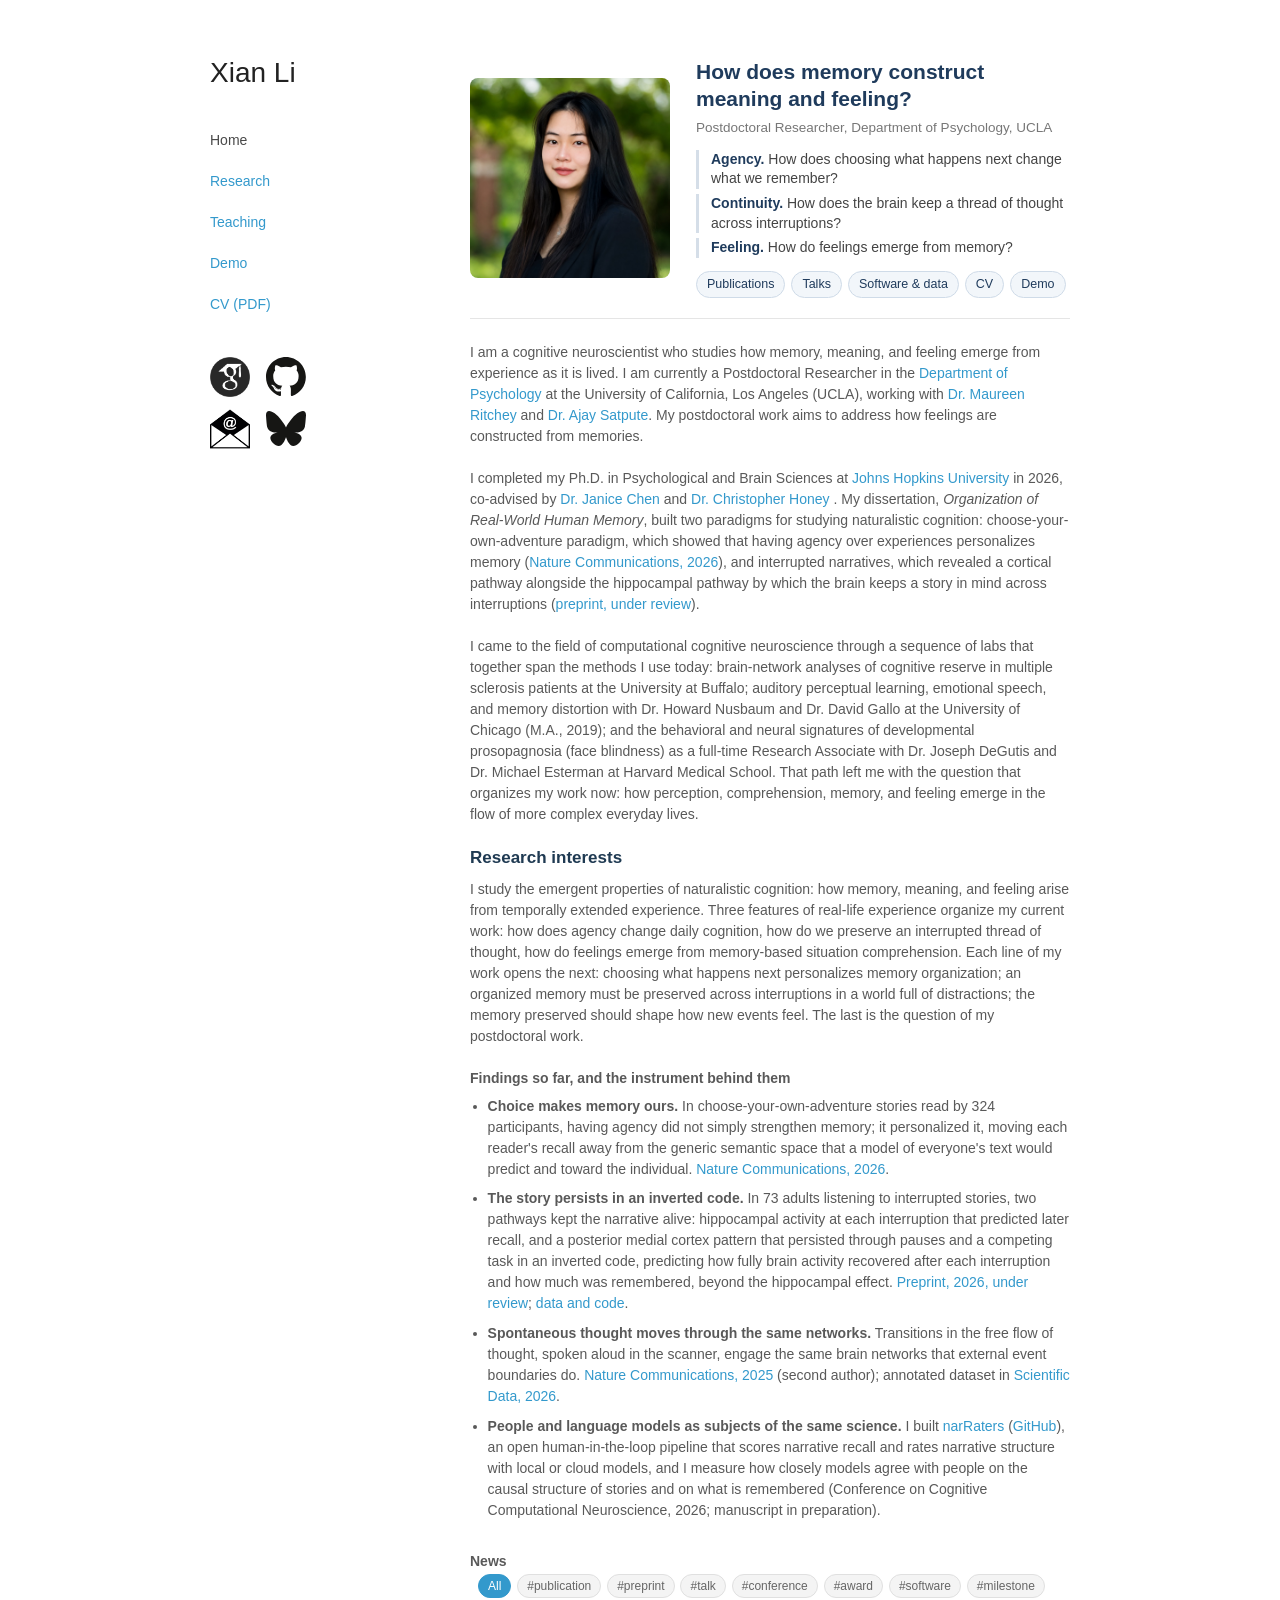
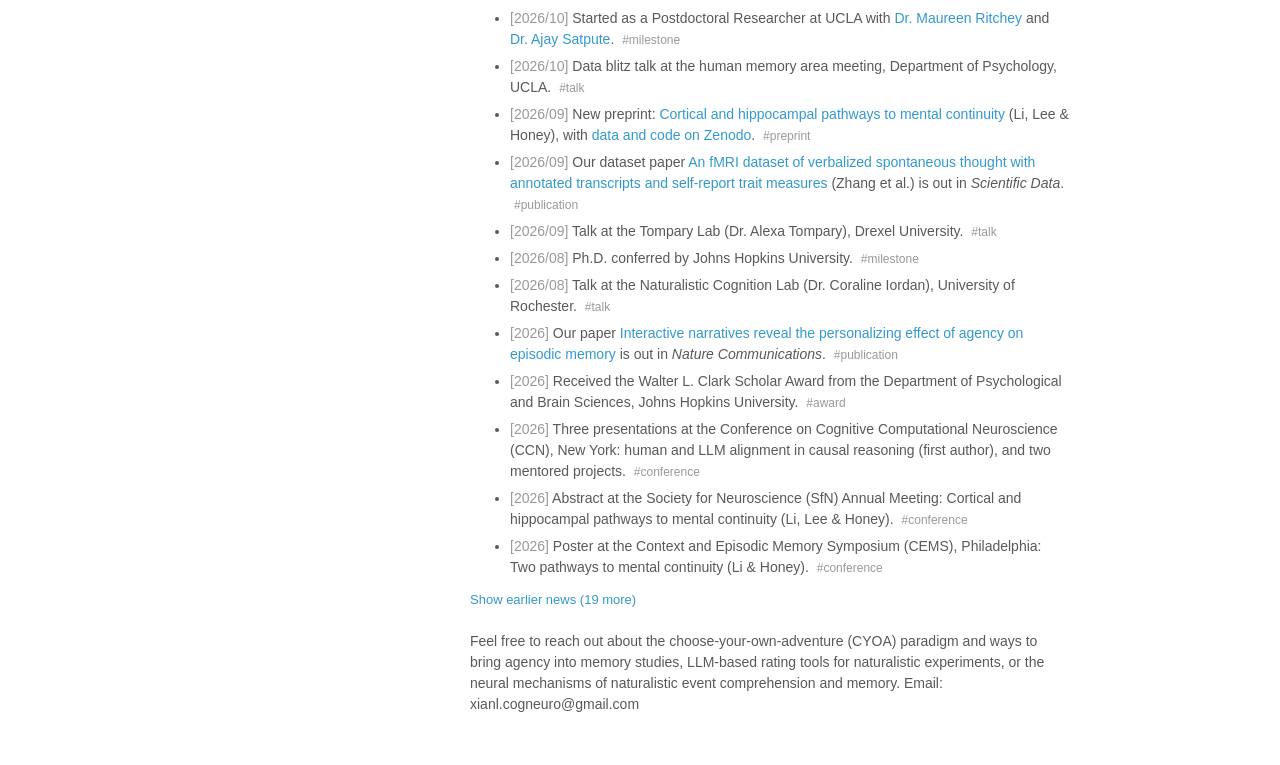
<file: index.html>
<!doctype html>
<html lang="en">

<!-- Adapted from Qihong Lu's site (https://github.com/qihongl/qihongl.github.io),
     which uses the GitHub Pages "minimal" theme. Analytics and third-party favicon removed. -->

<head>
  <meta charset="utf-8">
  <title>Xian Li | Cognitive Neuroscience</title>
  <link rel="stylesheet" href="stylesheets/styles.css">
  <meta name="viewport" content="width=device-width">
  <meta name="description" content="Xian Li is a cognitive neuroscientist and Postdoctoral Researcher in the Department of Psychology at UCLA (Ph.D., Johns Hopkins University, 2026). She studies how memory, meaning, and feeling emerge from naturalistic experience using stories, fMRI, and large language models.">
  <link rel="canonical" href="https://xian-li.com/">
  <link rel="icon" href="imgs/logo/favicon.svg" type="image/svg+xml">
  <link rel="icon" href="imgs/logo/favicon-48.png" type="image/png" sizes="48x48">
  <link rel="icon" href="imgs/logo/favicon-192.png" type="image/png" sizes="192x192">
  <link rel="apple-touch-icon" href="imgs/logo/apple-touch-icon.png">
  <meta property="og:type" content="website">
  <meta property="og:title" content="Xian Li | Cognitive Neuroscience">
  <meta property="og:description" content="Xian Li is a cognitive neuroscientist and Postdoctoral Researcher in the Department of Psychology at UCLA (Ph.D., Johns Hopkins University, 2026). She studies how memory, meaning, and feeling emerge from naturalistic experience using stories, fMRI, and large language models.">
  <meta property="og:url" content="https://xian-li.com/">
  <meta property="og:image" content="https://xian-li.com/imgs/me/xian-profile.jpg">
  <meta name="twitter:card" content="summary">
  <script type="application/ld+json">
  {
    "@context": "https://schema.org",
    "@type": "Person",
    "name": "Xian Li",
    "url": "https://xian-li.com/",
    "image": "https://xian-li.com/imgs/me/xian-profile.jpg",
    "jobTitle": "Postdoctoral Researcher",
    "affiliation": {"@type": "Organization", "name": "Department of Psychology, University of California, Los Angeles"},
    "alumniOf": {"@type": "Organization", "name": "Johns Hopkins University"},
    "email": "mailto:xianl.cogneuro@gmail.com",
    "sameAs": [
      "https://scholar.google.com/citations?user=cab6cSQAAAAJ",
      "https://github.com/xianNeuro",
      "https://bsky.app/profile/xianl-explorer.bsky.social"
    ]
  }
  </script>
</head>

<body>
  <div class="wrapper">

    <!-- the left column -->
    <header>
      <h1>Xian Li</h1>
      <br>

      <p class="view"><h4>Home</h4></p>
      <p class="view"><h4><a href="research.html">Research</a></h4></p>
      <p class="view"><h4><a href="teaching.html">Teaching</a></h4></p>
      <p class="view"><h4><a href="demo.html">Demo</a></h4></p>
      <p class="view"><a href="docs/CV_XianLi_2026-10-13_v13.pdf" target="_blank">CV (PDF)</a></p>
      <br><br>

      <p class="view icon-links">
        <a href="https://scholar.google.com/citations?user=cab6cSQAAAAJ&hl=en&oi=ao" title="Google Scholar">
          <img src="imgs/logo/google-scholar.png" alt="Google Scholar" width="40px"></a>
        <a href="https://github.com/xianNeuro" title="GitHub">
          <img src="imgs/logo/github.svg" alt="GitHub" width="40px"></a>
        <a href="mailto:xianl.cogneuro@gmail.com" title="Email">
          <img src="imgs/logo/email.png" alt="Email" width="40px"></a>
        <a href="https://bsky.app/profile/xianl-explorer.bsky.social" title="Bluesky">
          <img src="imgs/logo/bluesky.svg" alt="Bluesky" width="40px"></a>
      </p>
    </header>
    <!-- the END of left column -->

    <!-- the right column -->
    <section>


      <div class="hero">
        <img class="hero-pic" src="imgs/me/xian-profile.jpg" alt="Xian Li">
        <div class="hero-text">
          <p class="hero-question">How does memory construct meaning and feeling?</p>
          <p class="hero-role">Postdoctoral Researcher, Department of Psychology, UCLA</p>
          <ul class="hero-questions">
            <li><a href="research.html#agency"><b>Agency.</b> How does choosing what happens next change what we remember?</a></li>
            <li><a href="research.html#continuity"><b>Continuity.</b> How does the brain keep a thread of thought across interruptions?</a></li>
            <li><a href="research.html#feeling"><b>Feeling.</b> How do feelings emerge from memory?</a></li>
          </ul>
          <p class="hero-links">
            <a href="research.html#paper">Publications</a>
            <a href="research.html#talk">Talks</a>
            <a href="research.html#tools">Software &amp; data</a>
            <a href="docs/CV_XianLi_2026-10-13_v13.pdf" target="_blank">CV</a>
            <a href="demo.html">Demo</a>
          </p>
        </div>
      </div>

      <p>
        I am a cognitive neuroscientist who studies how memory, meaning, and feeling emerge from experience as it is
        lived. I am currently a Postdoctoral Researcher in the
        <a href="https://www.psych.ucla.edu/">Department of Psychology</a> at the University of California,
        Los Angeles (UCLA), working with
        <a href="https://www.psych.ucla.edu/faculty-page/maureen-ritchey/">Dr. Maureen Ritchey</a>
        <a href="https://www.thememolab.org/"></a>and
        <a href="https://www.psych.ucla.edu/faculty-page/ajay-satpute/">Dr. Ajay Satpute</a>. My postdoctoral work aims to address how feelings are constructed from memories.
      </p>

      <br>
      <p>
        I completed my Ph.D. in Psychological and Brain Sciences at
        <a href="https://pbs.jhu.edu/">Johns Hopkins University</a> in 2026, co-advised by
        <a href="https://pbs.jhu.edu/directory/janice-chen/">Dr. Janice Chen</a>
        <a href="https://jchenlab.johnshopkins.edu"></a>and
        <a href="https://pbs.jhu.edu/directory/christopher-honey/">Dr. Christopher Honey</a>
        <a href="https://www.honeylab.org/"></a>. My dissertation,
        <i>Organization of Real-World Human Memory</i>, built two paradigms for studying naturalistic cognition: choose-your-own-adventure paradigm, which showed
        that having agency over experiences personalizes memory (<a href="https://doi.org/10.1038/s41467-026-73907-2">Nature Communications, 2026</a>), and interrupted narratives, which revealed a cortical pathway alongside the hippocampal pathway by which
        the brain keeps a story in mind across interruptions (<a href="https://doi.org/10.64898/2026.09.04.749493">preprint, under review</a>).<a href="https://www.nature.com/articles/s41467-025-61807-w"></a>
      </p>

      <br>
      <p>
        I came to the field of computational cognitive neuroscience through a sequence of labs that together span the
        methods I use today: brain-network analyses of cognitive reserve in multiple sclerosis patients at the
        University at Buffalo; auditory perceptual learning, emotional speech, and memory distortion with Dr.
        Howard Nusbaum and Dr. David Gallo at the University of Chicago (M.A., 2019); and the behavioral and
        neural signatures of developmental prosopagnosia (face blindness) as a full-time Research Associate
        with Dr. Joseph DeGutis and Dr. Michael Esterman at Harvard Medical School. That path left me with the
        question that organizes my work now: how perception, comprehension, memory, and feeling emerge in the
        flow of more complex everyday lives.
      </p>

      <br>
      <p class="lede">Research interests</p>
      <p>
        I study the emergent properties of naturalistic cognition: how memory, meaning, and feeling arise from
        temporally extended experience. Three features of real-life experience organize my current work: how
        does agency change daily cognition, how do we preserve an interrupted thread of thought, how do feelings emerge from memory-based situation comprehension. Each line of my work opens the next:
        choosing what happens next personalizes memory organization; an organized memory must be preserved
        across interruptions in a world full of distractions; the memory preserved should shape how new events
        feel. The last is the question of my postdoctoral work.
      </p>
      <br>
      <p><b>Findings so far, and the instrument behind them</b></p>
      <ul class="highlights">
        <li>
          <b>Choice makes memory ours.</b> In choose-your-own-adventure stories read by 324 participants, having
          agency did not simply strengthen memory; it personalized it, moving each reader's recall away from the
          generic semantic space that a model of everyone's text would predict and toward the individual.
          <a href="https://doi.org/10.1038/s41467-026-73907-2">Nature Communications, 2026</a>.
        </li>
        <li>
          <b>The story persists in an inverted code.</b> In 73 adults listening to interrupted stories, two
          pathways kept the narrative alive: hippocampal activity at each interruption that predicted later recall,
          and a posterior medial cortex pattern that persisted through pauses and a competing task in an inverted
          code, predicting how fully brain activity recovered after each interruption and how much was remembered,
          beyond the hippocampal effect.
          <a href="https://doi.org/10.64898/2026.09.04.749493">Preprint, 2026, under review</a>;
          <a href="https://doi.org/10.5281/zenodo.22260085">data and code</a>.
        </li>
        <li>
          <b>Spontaneous thought moves through the same networks.</b> Transitions in the free flow of thought,
          spoken aloud in the scanner, engage the same brain networks that external event boundaries do. <a href="https://www.nature.com/articles/s41467-025-61807-w">Nature Communications, 2025</a>
          (second author); annotated dataset in
          <a href="https://doi.org/10.1038/s41597-026-08414-6">Scientific Data, 2026</a>.
        </li>
        <li>
          <b>People and language models as subjects of the same science.</b> I built
          <a href="research.html#narraters">narRaters</a> (<a href="https://github.com/xianNeuro/narRaters">GitHub</a>), an open human-in-the-loop pipeline that
          scores narrative recall and rates narrative structure with local or cloud models, and I measure how
          closely models agree with people on the causal structure of stories and on what is remembered
          (Conference on Cognitive Computational Neuroscience, 2026; manuscript in preparation).
        </li>
      </ul>

      <br>
      <p id="news">
        <b>News</b>
        <span class="news-filters">
          <a href="#news" class="news-filter active" data-tag="all">All</a>
          <a href="#news" class="news-filter" data-tag="publication">#publication</a>
          <a href="#news" class="news-filter" data-tag="preprint">#preprint</a>
          <a href="#news" class="news-filter" data-tag="talk">#talk</a>
          <a href="#news" class="news-filter" data-tag="conference">#conference</a>
          <a href="#news" class="news-filter" data-tag="award">#award</a>
          <a href="#news" class="news-filter" data-tag="software">#software</a>
          <a href="#news" class="news-filter" data-tag="milestone">#milestone</a>
        </span>
        <ul class="news-list">
          <li class="news-item" data-tag="milestone">
            <span class="news-date">[2026/10]</span>
            Started as a Postdoctoral Researcher at UCLA with <a href="https://www.psych.ucla.edu/faculty-page/maureen-ritchey/">Dr. Maureen Ritchey</a> and <a href="https://www.psych.ucla.edu/faculty-page/ajay-satpute/">Dr. Ajay Satpute</a>.
            <a class="hashtag" href="#news" data-tag="milestone">#milestone</a>
          </li>
          <li class="news-item" data-tag="talk">
            <span class="news-date">[2026/10]</span>
            Data blitz talk at the human memory area meeting, Department of Psychology, UCLA.
            <a class="hashtag" href="#news" data-tag="talk">#talk</a>
          </li>
          <li class="news-item" data-tag="preprint">
            <span class="news-date">[2026/09]</span>
            New preprint: <a href="https://doi.org/10.64898/2026.09.04.749493">Cortical and hippocampal pathways to mental continuity</a> (Li, Lee &amp; Honey), with <a href="https://doi.org/10.5281/zenodo.22260085">data and code on Zenodo</a>.
            <a class="hashtag" href="#news" data-tag="preprint">#preprint</a>
          </li>
          <li class="news-item" data-tag="publication">
            <span class="news-date">[2026/09]</span>
            Our dataset paper <a href="https://doi.org/10.1038/s41597-026-08414-6">An fMRI dataset of verbalized spontaneous thought with annotated transcripts and self-report trait measures</a> (Zhang et al.) is out in <i>Scientific Data</i>.
            <a class="hashtag" href="#news" data-tag="publication">#publication</a>
          </li>
          <li class="news-item" data-tag="talk">
            <span class="news-date">[2026/09]</span>
            Talk at the Tompary Lab (Dr. Alexa Tompary), Drexel University.
            <a class="hashtag" href="#news" data-tag="talk">#talk</a>
          </li>
          <li class="news-item" data-tag="milestone">
            <span class="news-date">[2026/08]</span>
            Ph.D. conferred by Johns Hopkins University.
            <a class="hashtag" href="#news" data-tag="milestone">#milestone</a>
          </li>
          <li class="news-item" data-tag="talk">
            <span class="news-date">[2026/08]</span>
            Talk at the Naturalistic Cognition Lab (Dr. Coraline Iordan), University of Rochester.
            <a class="hashtag" href="#news" data-tag="talk">#talk</a>
          </li>
          <li class="news-item" data-tag="publication">
            <span class="news-date">[2026]</span>
            Our paper <a href="https://doi.org/10.1038/s41467-026-73907-2">Interactive narratives reveal the personalizing effect of agency on episodic memory</a> is out in <i>Nature Communications</i>.
            <a class="hashtag" href="#news" data-tag="publication">#publication</a>
          </li>
          <li class="news-item" data-tag="award">
            <span class="news-date">[2026]</span>
            Received the Walter L. Clark Scholar Award from the Department of Psychological and Brain Sciences, Johns Hopkins University.
            <a class="hashtag" href="#news" data-tag="award">#award</a>
          </li>
          <li class="news-item" data-tag="conference">
            <span class="news-date">[2026]</span>
            Three presentations at the Conference on Cognitive Computational Neuroscience (CCN), New York: human and LLM alignment in causal reasoning (first author), and two mentored projects.
            <a class="hashtag" href="#news" data-tag="conference">#conference</a>
          </li>
          <li class="news-item" data-tag="conference">
            <span class="news-date">[2026]</span>
            Abstract at the Society for Neuroscience (SfN) Annual Meeting: Cortical and hippocampal pathways to mental continuity (Li, Lee &amp; Honey).
            <a class="hashtag" href="#news" data-tag="conference">#conference</a>
          </li>
          <li class="news-item" data-tag="conference">
            <span class="news-date">[2026]</span>
            Poster at the Context and Episodic Memory Symposium (CEMS), Philadelphia: Two pathways to mental continuity (Li &amp; Honey).
            <a class="hashtag" href="#news" data-tag="conference">#conference</a>
          </li>
          <li class="news-item" data-tag="talk">
            <span class="news-date">[2026/04]</span>
            Colloquium talk at the Cognitive Neuroscience program, Ohio State University.
            <a class="hashtag" href="#news" data-tag="talk">#talk</a>
          </li>
          <li class="news-item" data-tag="talk">
            <span class="news-date">[2026/03]</span>
            Talks at the Voss Lab and Jacobs Lab (Dr. Joel Voss, Dr. Josh Jacobs), University of Chicago, and at the MemoLab (Dr. Maureen Ritchey), UCLA.
            <a class="hashtag" href="#news" data-tag="talk">#talk</a>
          </li>
          <li class="news-item" data-tag="talk">
            <span class="news-date">[2026/02]</span>
            Talk at the Stanford Memory Lab (Dr. Anthony Wagner), Stanford University.
            <a class="hashtag" href="#news" data-tag="talk">#talk</a>
          </li>
          <li class="news-item" data-tag="software">
            <span class="news-date">[2026]</span>
            <a href="https://xianneuro.github.io/narRaters/">narRaters</a>, a human-in-the-loop pipeline and web interface for narrative recall analysis, released on <a href="https://github.com/xianNeuro/narRaters">GitHub</a> and PyPI (<a href="https://doi.org/10.5281/zenodo.20486079">Zenodo archive</a>).
            <a class="hashtag" href="#news" data-tag="software">#software</a>
          </li>
          <li class="news-item" data-tag="talk">
            <span class="news-date">[2025/09]</span>
            Talk at the Dynamic Perception and Memory Lab (Dr. Chris Baldassano), Columbia University.
            <a class="hashtag" href="#news" data-tag="talk">#talk</a>
          </li>
          <li class="news-item" data-tag="publication">
            <span class="news-date">[2025]</span>
            Our paper <a href="https://www.nature.com/articles/s41467-025-61807-w">Neural dynamics of spontaneous memory recall and future thinking in the continuous flow of thoughts</a> (Su, Li, et al.) is out in <i>Nature Communications</i>.
            <a class="hashtag" href="#news" data-tag="publication">#publication</a>
          </li>
          <li class="news-item" data-tag="publication">
            <span class="news-date">[2025]</span>
            Our paper <a href="https://doi.org/10.1162/IMAG.a.971">Left hemisphere abnormalities in face-selective activation and functional connectivity in developmental prosopagnosia</a> (Campbell, Li, et al.) is out in <i>Imaging Neuroscience</i>.
            <a class="hashtag" href="#news" data-tag="publication">#publication</a>
          </li>
          <li class="news-item" data-tag="conference">
            <span class="news-date">[2025]</span>
            Presentations at SfN, Chicago (Agency personalizes episodic memories; Narrative representations resist interference) and at CCN, Boston (Neural representations that resist interference).
            <a class="hashtag" href="#news" data-tag="conference">#conference</a>
          </li>
          <li class="news-item" data-tag="talk">
            <span class="news-date">[2025/03]</span>
            Talk at the Princeton Neuroscience Institute seminar (Dr. Kenneth Norman), Princeton University.
            <a class="hashtag" href="#news" data-tag="talk">#talk</a>
          </li>
          <li class="news-item" data-tag="talk">
            <span class="news-date">[2025/02]</span>
            Talk at the Decision Neuroscience Lab (Dr. Tobias Donner), University Medical Center Hamburg-Eppendorf.
            <a class="hashtag" href="#news" data-tag="talk">#talk</a>
          </li>
          <li class="news-item" data-tag="award">
            <span class="news-date">[2025]</span>
            Awarded the Dissertation Prize Fellowship, Krieger School of Arts and Sciences, Johns Hopkins University (2025–2026).
            <a class="hashtag" href="#news" data-tag="award">#award</a>
          </li>
          <li class="news-item" data-tag="conference">
            <span class="news-date">[2024]</span>
            Talk at CEMS and poster at SfN: Agency enhances individuality in memory for narratives.
            <a class="hashtag" href="#news" data-tag="conference">#conference</a>
          </li>
          <li class="news-item" data-tag="publication">
            <span class="news-date">[2024]</span>
            <a href="https://doi.org/10.1111/psyp.14516">Effects of congruent emotional contexts during encoding on recognition: An ERPs study</a> (Xie, Han, Liu, Li &amp; Guo) is out in <i>Psychophysiology</i>.
            <a class="hashtag" href="#news" data-tag="publication">#publication</a>
          </li>
          <li class="news-item" data-tag="talk">
            <span class="news-date">[2022/07]</span>
            Talk at the Episodic Memory Group (Dr. Chris Bird), University of Sussex.
            <a class="hashtag" href="#news" data-tag="talk">#talk</a>
          </li>
          <li class="news-item" data-tag="conference">
            <span class="news-date">[2022]</span>
            The role of agency in memory for narratives: CCN, San Francisco; talk and poster at CEMS.
            <a class="hashtag" href="#news" data-tag="conference">#conference</a>
          </li>
          <li class="news-item" data-tag="conference">
            <span class="news-date">[2021]</span>
            Talk and poster at SfN on how a viewer's exploration path during self-guided viewing of complex photographs predicts the brain's response patterns.
            <a class="hashtag" href="#news" data-tag="conference">#conference</a>
          </li>
          <li class="news-item" data-tag="award">
            <span class="news-date">[2021]</span>
            Science of Learning Fellowship, Science of Learning Institute, Johns Hopkins University (2021–2022).
            <a class="hashtag" href="#news" data-tag="award">#award</a>
          </li>
          <li class="news-item" data-tag="award">
            <span class="news-date">[2020]</span>
            Elsevier / Vision Research Travel Award, Vision Sciences Society.
            <a class="hashtag" href="#news" data-tag="award">#award</a>
          </li>
          <li class="news-item" data-tag="talk">
            <span class="news-date">[2020]</span>
            Invited talk, Vision Sciences Society.
            <a class="hashtag" href="#news" data-tag="talk">#talk</a>
          </li>
        </ul>
        <a href="#news" id="news-more" class="news-more">Show earlier news</a>
      </p>

      <br>
      <p>
        Feel free to reach out about the choose-your-own-adventure (CYOA) paradigm and ways to bring agency into
        memory studies, LLM-based rating tools for naturalistic experiments, or the neural mechanisms of
        naturalistic event comprehension and memory. Email: xianl.cogneuro@gmail.com
      </p>

    </section>
    <!-- the END of right column -->

  </div>
  <script src="javascripts/scale.fix.js"></script>
  <script>
    // News filter: the sub-tabs above the list and the #hashtag on each item both filter by data-tag.
    (function () {
      var filters = document.querySelectorAll('.news-filter');
      var items = document.querySelectorAll('.news-item');
      var SHOW = 12;                       // items shown before "Show earlier news" is clicked
      var more = document.getElementById('news-more');
      var expanded = false, current = 'all';
      function apply(tag) {
        current = tag;
        var shown = 0;
        for (var i = 0; i < items.length; i++) {
          var match = (tag === 'all' || items[i].getAttribute('data-tag') === tag);
          var visible = match && (expanded || tag !== 'all' || shown < SHOW);
          if (match) shown++;
          items[i].style.display = visible ? '' : 'none';
        }
        for (var j = 0; j < filters.length; j++) {
          filters[j].className = 'news-filter' + (filters[j].getAttribute('data-tag') === tag ? ' active' : '');
        }
        if (more) {
          var hidden = (tag === 'all' && !expanded && items.length > SHOW);
          more.style.display = (tag === 'all' && items.length > SHOW) ? '' : 'none';
          more.textContent = hidden ? 'Show earlier news (' + (items.length - SHOW) + ' more)' : 'Show recent news only';
        }
      }
      document.addEventListener('click', function (e) {
        var el = e.target.closest ? e.target.closest('.news-filter, .hashtag, #news-more') : null;
        if (!el) return;
        e.preventDefault();
        if (el.id === 'news-more') { expanded = !expanded; apply(current); return; }
        apply(el.getAttribute('data-tag'));
      });
      apply('all');
    })();
  </script>
</body>
</html>
</file>
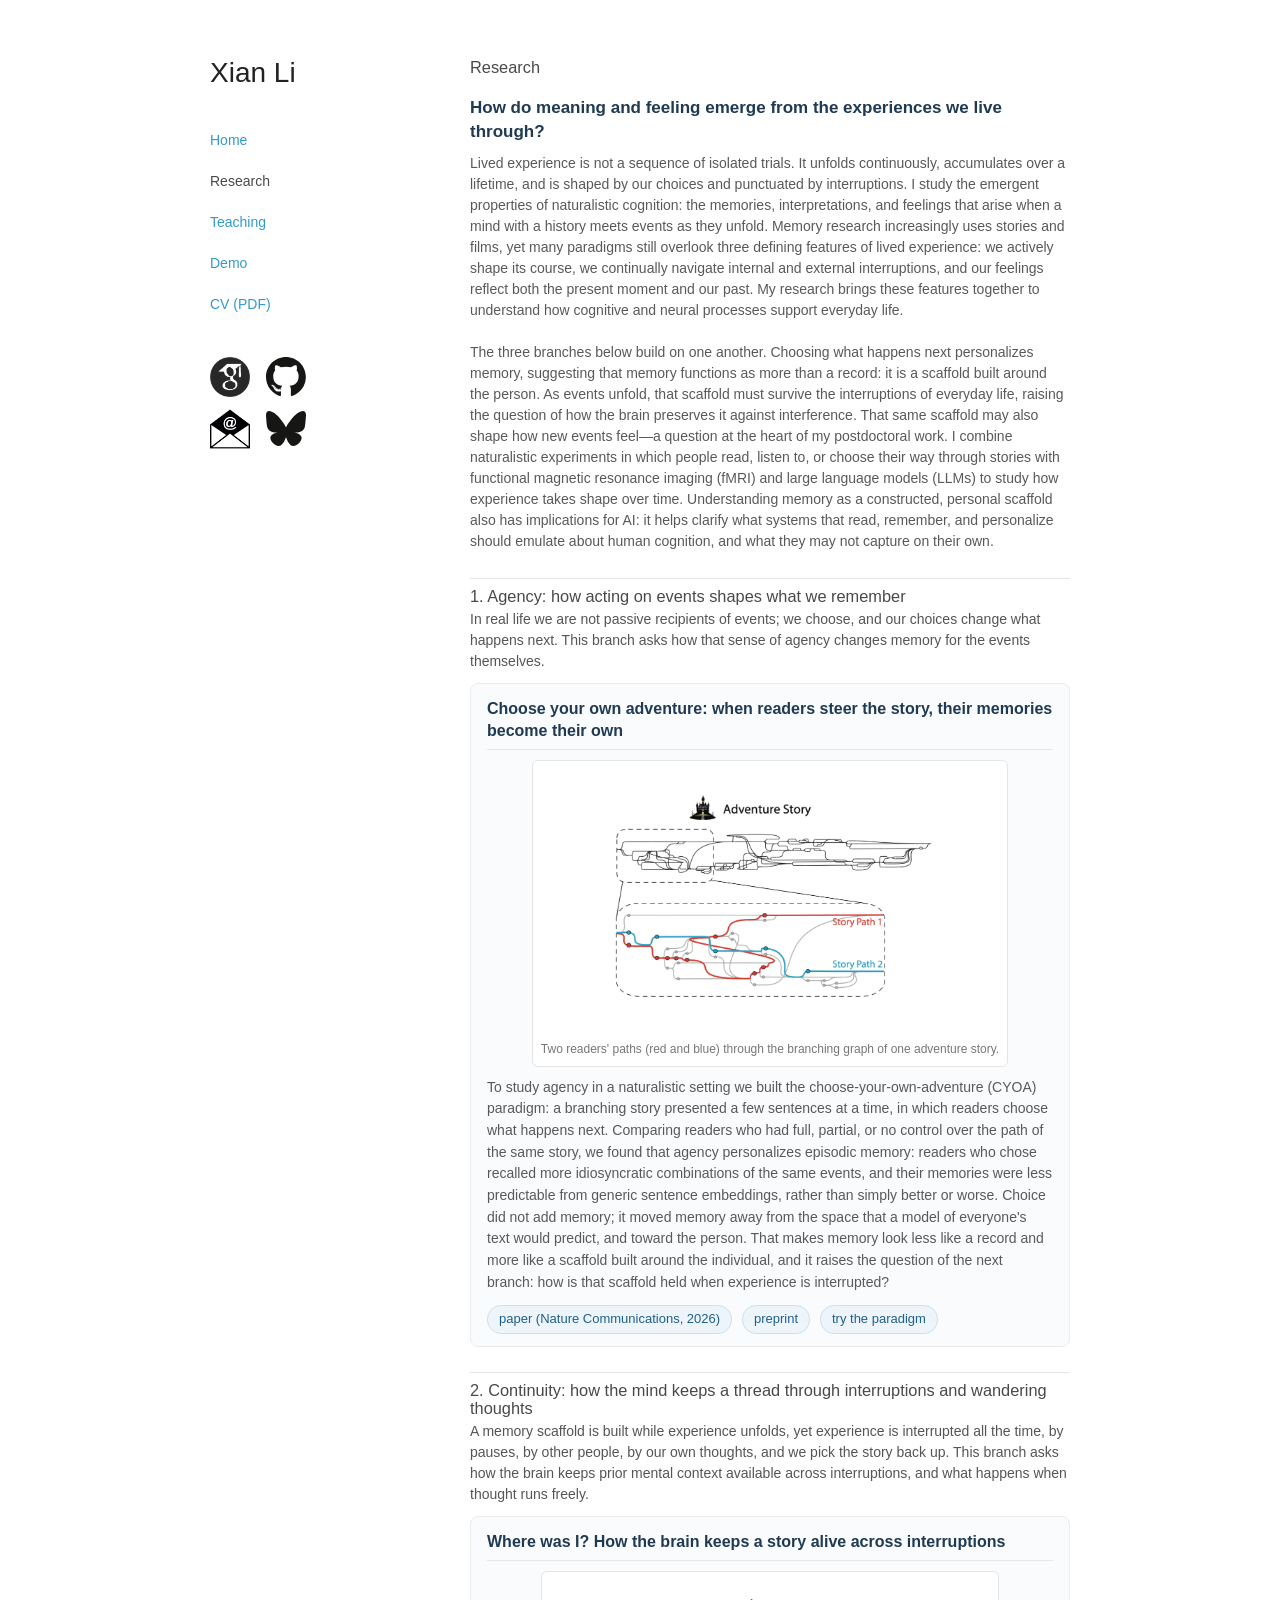
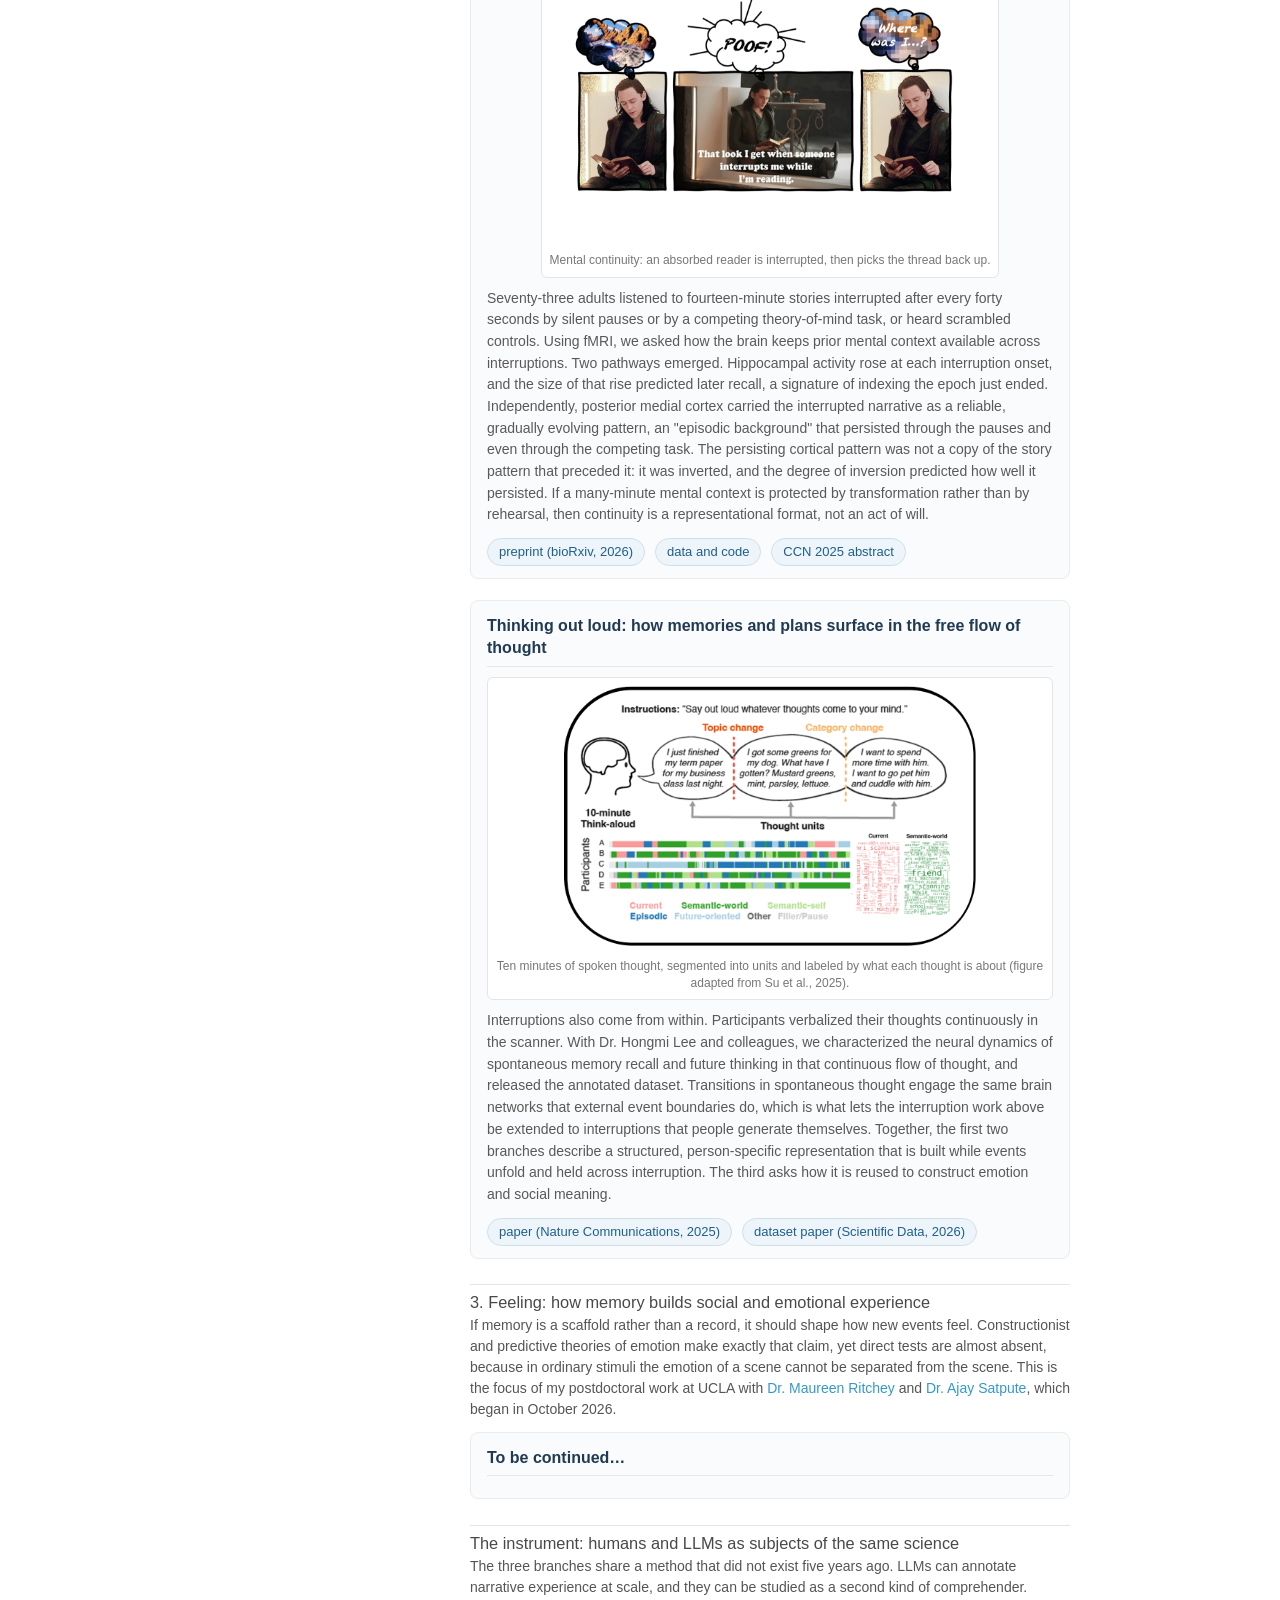
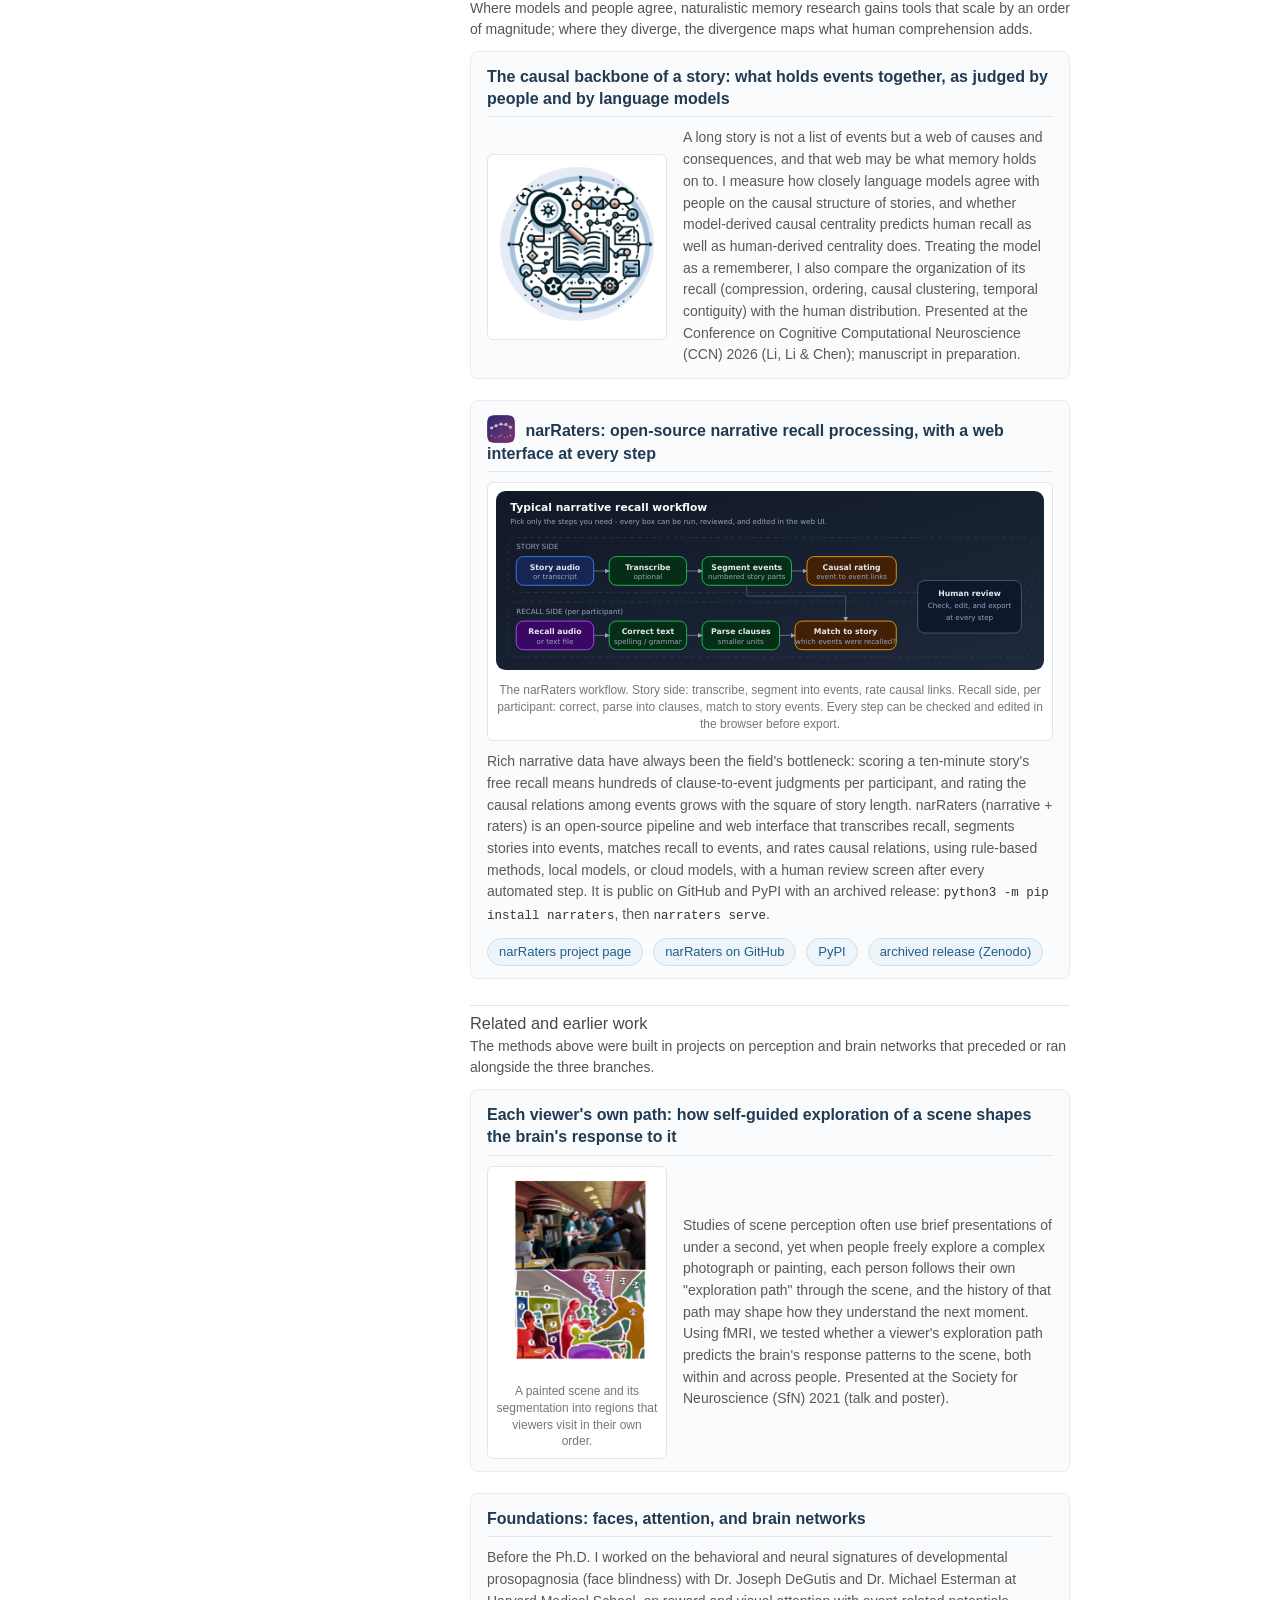
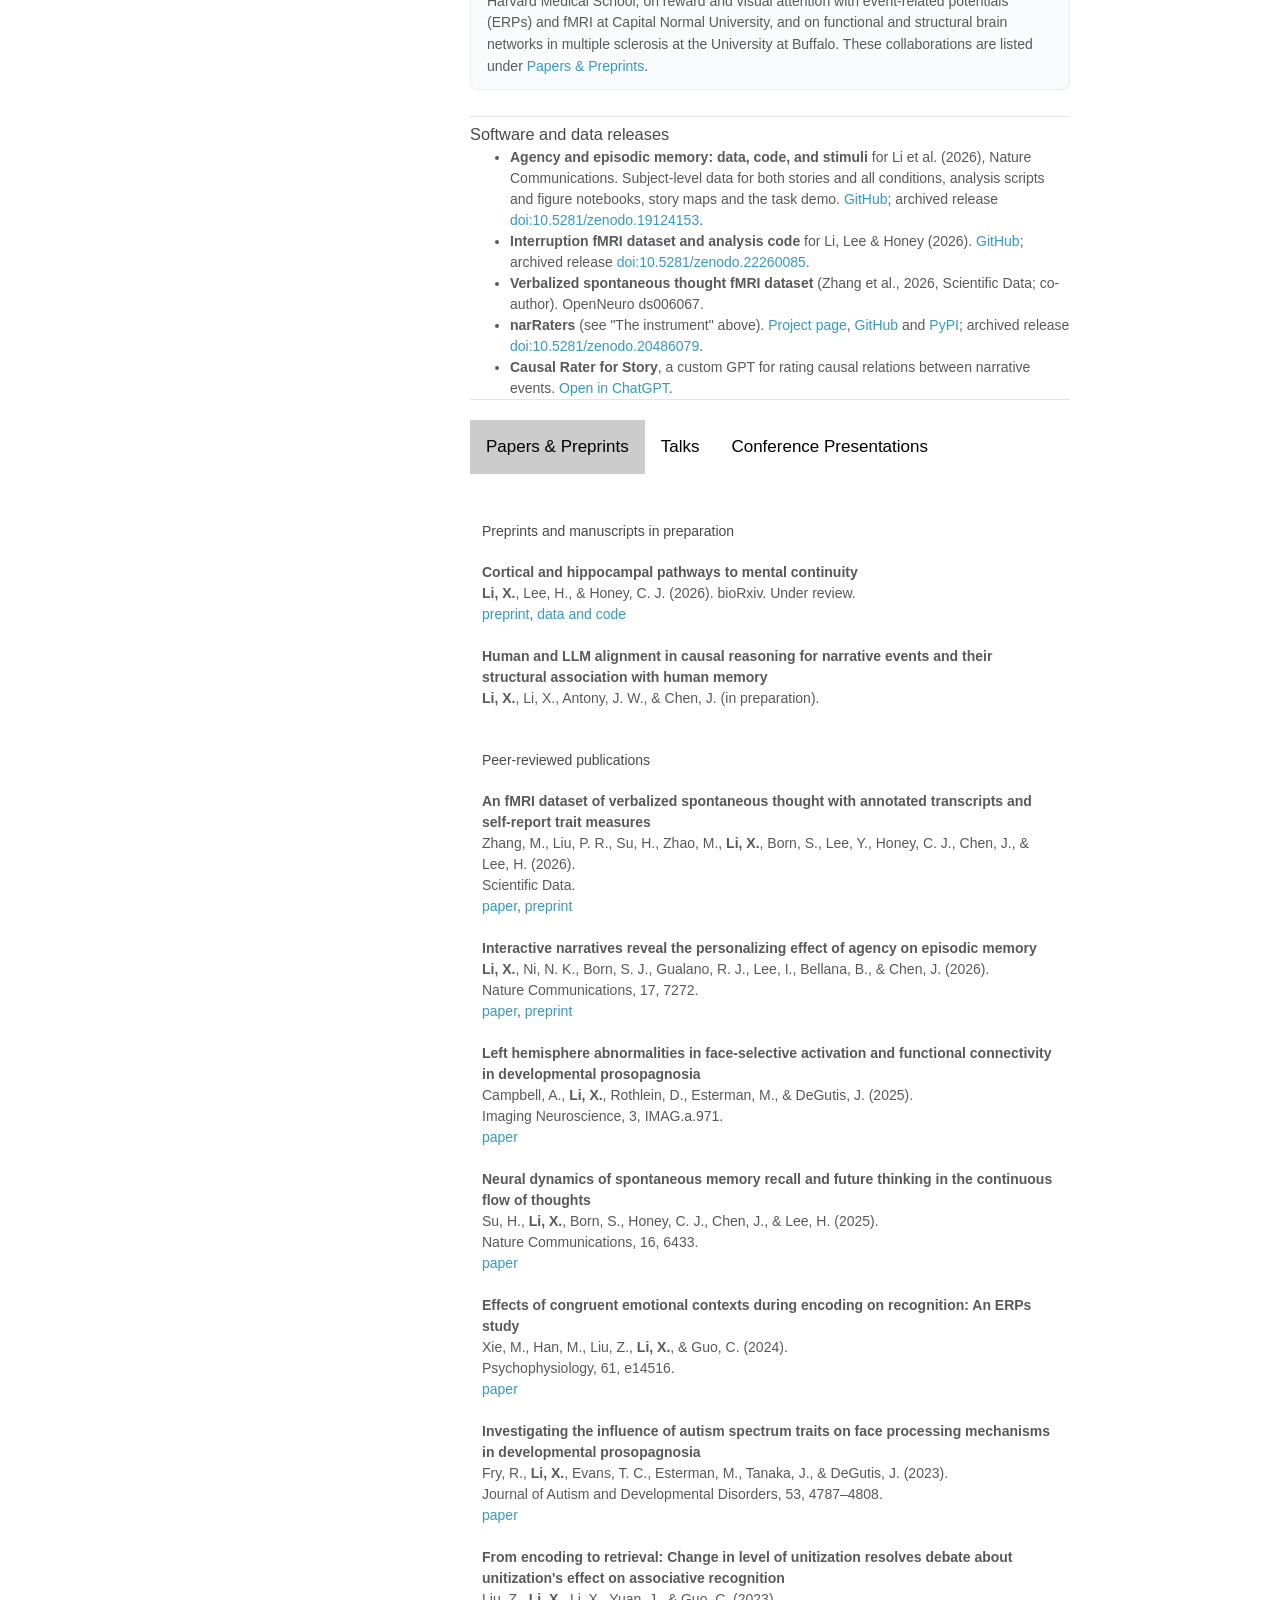
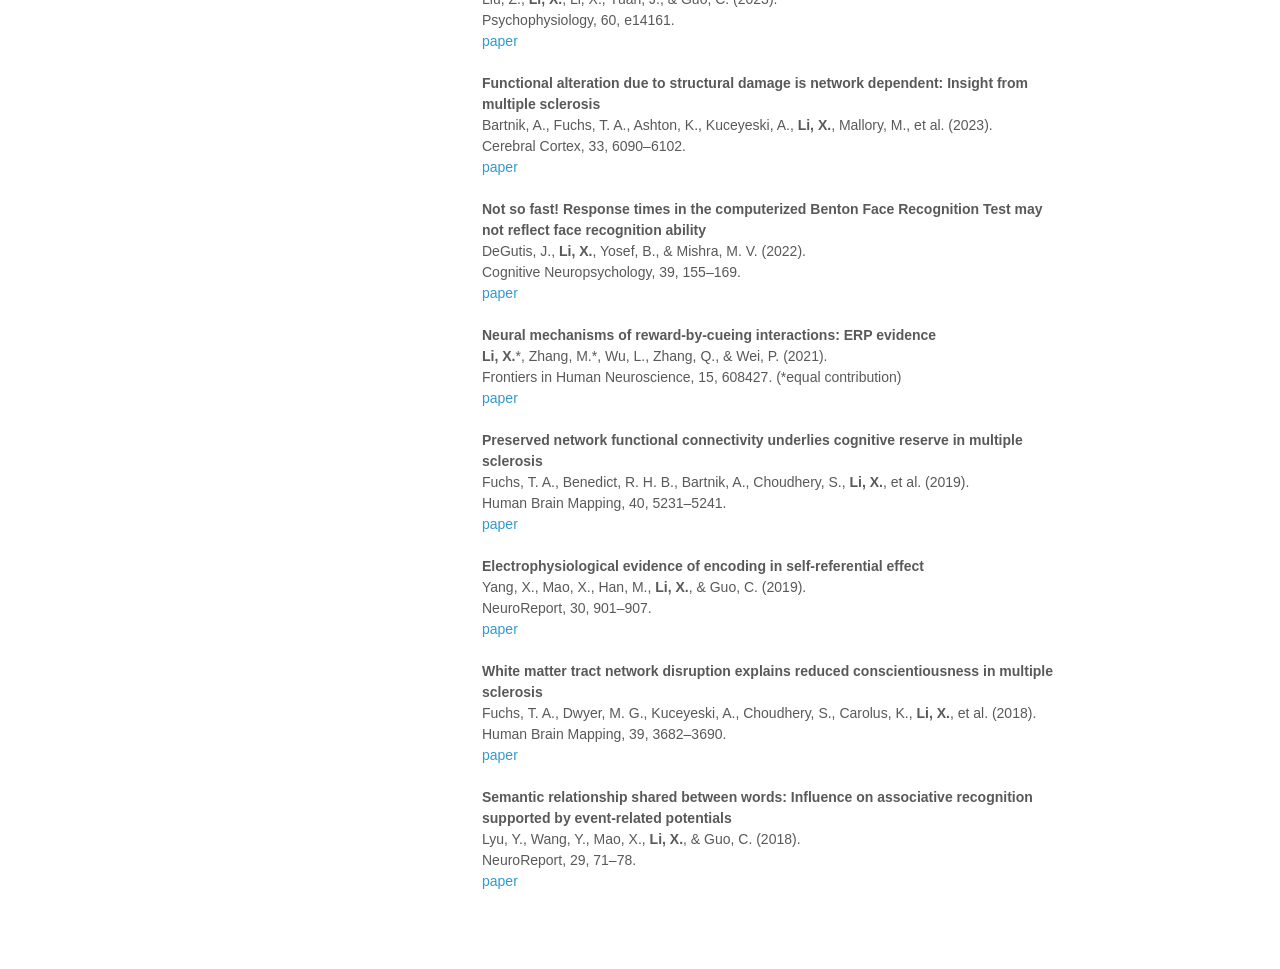
<file: research.html>
<!doctype html>
<html lang="en">

<!-- Adapted from Qihong Lu's site (https://github.com/qihongl/qihongl.github.io). -->

<head>
  <meta charset="utf-8">
  <title>Xian Li | Research</title>
  <meta name="description" content="Research of Xian Li: how memory, choice, interruption and feeling shape naturalistic experience; the choose-your-own-adventure paradigm; and narRaters, the open-source narrative recall processing tool (github.com/xianNeuro/narRaters).">
  <link rel="stylesheet" href="stylesheets/styles.css">
  <meta name="viewport" content="width=device-width">
  <link rel="canonical" href="https://xian-li.com/research.html">
  <link rel="icon" href="imgs/logo/favicon.svg" type="image/svg+xml">
  <link rel="icon" href="imgs/logo/favicon-48.png" type="image/png" sizes="48x48">
  <link rel="icon" href="imgs/logo/favicon-192.png" type="image/png" sizes="192x192">
  <link rel="apple-touch-icon" href="imgs/logo/apple-touch-icon.png">
  <meta property="og:type" content="website">
  <meta property="og:title" content="Research | Xian Li">
  <meta property="og:description" content="Research of Xian Li: how memory, choice, interruption and feeling shape naturalistic experience; the choose-your-own-adventure paradigm; and narRaters, the open-source narrative recall processing tool.">
  <meta property="og:url" content="https://xian-li.com/research.html">
  <meta property="og:image" content="https://xian-li.com/imgs/me/xian-profile.jpg">
  <meta name="twitter:card" content="summary">
  <script type="application/ld+json">
  {
    "@context": "https://schema.org",
    "@type": "SoftwareSourceCode",
    "name": "narRaters",
    "alternateName": "narraters",
    "description": "narRaters (narrative + raters): open-source pipeline and web interface for processing story recalls: transcribe, segment stories into events, parse and match recall to events, and rate causal relations, with human review at every step.",
    "codeRepository": "https://github.com/xianNeuro/narRaters",
    "url": "https://xianneuro.github.io/narRaters/",
    "programmingLanguage": "Python",
    "runtimePlatform": "Python 3.10+",
    "license": "https://github.com/xianNeuro/narRaters/blob/main/LICENSE",
    "author": {"@type": "Person", "name": "Xian Li"},
    "identifier": "https://doi.org/10.5281/zenodo.20486079"
  }
  </script>
</head>

<body>
  <div class="wrapper">

    <header>
      <h1>Xian Li</h1>
      <br>
      <p class="view"><h4><a href="index.html">Home</a></h4></p>
      <p class="view"><h4>Research</h4></p>
      <p class="view"><h4><a href="teaching.html">Teaching</a></h4></p>
      <p class="view"><h4><a href="demo.html">Demo</a></h4></p>
      <p class="view"><a href="docs/CV_XianLi_2026-10-13_v13.pdf" target="_blank">CV (PDF)</a></p>
      <br><br>
      <p class="view icon-links">
        <a href="https://scholar.google.com/citations?user=cab6cSQAAAAJ&hl=en&oi=ao" title="Google Scholar">
          <img src="imgs/logo/google-scholar.png" alt="Google Scholar" width="40px"></a>
        <a href="https://github.com/xianNeuro" title="GitHub">
          <img src="imgs/logo/github.svg" alt="GitHub" width="40px"></a>
        <a href="mailto:xianl.cogneuro@gmail.com" title="Email">
          <img src="imgs/logo/email.png" alt="Email" width="40px"></a>
        <a href="https://bsky.app/profile/xianl-explorer.bsky.social" title="Bluesky">
          <img src="imgs/logo/bluesky.svg" alt="Bluesky" width="40px"></a>
      </p>
    </header>

    <section>


      <h3>Research</h3>
      <p class="lede">How do meaning and feeling emerge from the experiences we live through?</p>
      <p>
        Lived experience is not a sequence of isolated trials. It unfolds continuously, accumulates over a lifetime,
        and is shaped by our choices and punctuated by interruptions. I study the emergent properties of
        naturalistic cognition: the memories, interpretations, and feelings that arise when a mind with a
        history meets events as they unfold. Memory research increasingly uses stories and films, yet many
        paradigms still overlook three defining features of lived experience: we actively shape its course, we
        continually navigate internal and external interruptions, and our feelings reflect both the present
        moment and our past. My research brings these features together to understand how cognitive and neural
        processes support everyday life.
      </p>
      <br>
      <p>
        The three branches below build on one another. Choosing what happens next personalizes memory, suggesting that
        memory functions as more than a record: it is a scaffold built around the person. As events unfold,
        that scaffold must survive the interruptions of everyday life, raising the question of how the brain
        preserves it against interference. That same scaffold may also shape how new events feel—a question at
        the heart of my postdoctoral work. I combine naturalistic experiments in which people read, listen to,
        or choose their way through stories with functional magnetic resonance imaging (fMRI) and large
        language models (LLMs) to study how experience takes shape over time. Understanding memory as a
        constructed, personal scaffold also has implications for AI: it helps clarify what systems that read,
        remember, and personalize should emulate about human cognition, and what they may not capture on their
        own.
      </p>

      <div class="branch" id="agency">
        <h3>1. Agency: how acting on events shapes what we remember</h3>
        <p class="branch-lead">In real life we are not passive recipients of events; we choose, and our choices
          change what happens next. This branch asks how that sense of agency changes memory for the events themselves.</p>
      </div>

      <div class="project">
        <h4 class="project-title">Choose your own adventure: when readers steer the story, their memories become their own</h4>
        <figure class="project-figure">
          <img src="imgs/proj/cyoa.png" alt="Branching story graph of the choose-your-own-adventure paradigm, with two readers' paths highlighted">
          <figcaption>Two readers' paths (red and blue) through the branching graph of one adventure story.</figcaption>
        </figure>
        <div class="project-text">
          To study agency in a naturalistic setting we built the choose-your-own-adventure (CYOA) paradigm: a branching
          story presented a few sentences at a time, in which readers choose what happens next. Comparing
          readers who had full, partial, or no control over the path of the same story, we found that agency
          personalizes episodic memory: readers who chose recalled more idiosyncratic combinations of the same
          events, and their memories were less predictable from generic sentence embeddings, rather than
          simply better or worse. Choice did not add memory; it moved memory away from the space that a model
          of everyone's text would predict, and toward the person. That makes memory look less like a record
          and more like a scaffold built around the individual, and it raises the question of the next branch:
          how is that scaffold held when experience is interrupted?
          <div class="project-links">
            <a href="https://doi.org/10.1038/s41467-026-73907-2">paper (Nature Communications, 2026)</a>
            <a href="https://doi.org/10.31234/osf.io/7evwj">preprint</a>
            <a href="demo.html">try the paradigm</a>
          </div>
        </div>
      </div>

      <div class="branch" id="continuity">
        <h3>2. Continuity: how the mind keeps a thread through interruptions and wandering thoughts</h3>
        <p class="branch-lead">A memory scaffold is built while experience unfolds, yet experience is interrupted
          all the time, by pauses, by other people, by our own thoughts, and we pick the story back up. This branch
          asks how the brain keeps prior mental context available across interruptions, and what happens when
          thought runs freely.</p>
      </div>

      <div class="project">
        <h4 class="project-title">Where was I? How the brain keeps a story alive across interruptions</h4>
        <figure class="project-figure">
          <img src="imgs/proj/int_web.png" alt="Three-panel cartoon: a reader absorbed in a book, interrupted, then asking where was I">
          <figcaption>Mental continuity: an absorbed reader is interrupted, then picks the thread back up.</figcaption>
        </figure>
        <div class="project-text">
          Seventy-three adults listened to fourteen-minute stories interrupted after every forty seconds by silent
          pauses or by a competing theory-of-mind task, or heard scrambled controls. Using fMRI, we asked how
          the brain keeps prior mental context available across interruptions. Two pathways emerged.
          Hippocampal activity rose at each interruption onset, and the size of that rise predicted later
          recall, a signature of indexing the epoch just ended. Independently, posterior medial cortex carried
          the interrupted narrative as a reliable, gradually evolving pattern, an "episodic background" that
          persisted through the pauses and even through the competing task. The persisting cortical pattern
          was not a copy of the story pattern that preceded it: it was inverted, and the degree of inversion
          predicted how well it persisted. If a many-minute mental context is protected by transformation
          rather than by rehearsal, then continuity is a representational format, not an act of will.
          <div class="project-links">
            <a href="https://doi.org/10.64898/2026.09.04.749493">preprint (bioRxiv, 2026)</a>
            <a href="https://doi.org/10.5281/zenodo.22260085">data and code</a>
            <a href="https://2025.ccneuro.org/abstract_pdf/Li_2025_Neural_representations_resist_interference.pdf">CCN 2025 abstract</a>
          </div>
        </div>
      </div>

      <div class="project">
        <h4 class="project-title">Thinking out loud: how memories and plans surface in the free flow of thought</h4>
        <figure class="project-figure">
          <img src="imgs/proj/thinkaloud.png" alt="Think-aloud paradigm: speech bubbles segmented into thought units, and five participants' thought timelines colored by category">
          <figcaption>Ten minutes of spoken thought, segmented into units and labeled by what each thought is about (figure adapted from Su et al., 2025).</figcaption>
        </figure>
        <div class="project-text">
          Interruptions also come from within. Participants verbalized their thoughts continuously in the scanner. With Dr. Hongmi Lee and colleagues, we
          characterized the neural dynamics of spontaneous memory recall and future thinking in that continuous flow
          of thought, and released the annotated dataset. Transitions in spontaneous thought engage the same brain networks
          that external event boundaries do, which is what lets the interruption work above be extended
          to interruptions that people generate themselves. Together, the first two branches describe a structured,
          person-specific representation that is built while events unfold and held across interruption. The third
          asks how it is reused to construct emotion and social meaning.
          <div class="project-links">
            <a href="https://www.nature.com/articles/s41467-025-61807-w">paper (Nature Communications, 2025)</a>
            <a href="https://doi.org/10.1038/s41597-026-08414-6">dataset paper (Scientific Data, 2026)</a>
          </div>
        </div>
      </div>

      <div class="branch" id="feeling">
        <h3>3. Feeling: how memory builds social and emotional experience</h3>
        <p class="branch-lead">If memory is a scaffold rather than a record, it should shape how new events feel.
          Constructionist and predictive theories of emotion make exactly that claim, yet direct tests are almost
          absent, because in ordinary stimuli the emotion of a scene cannot be separated from the scene. This is the
          focus of my postdoctoral work at UCLA with
          <a href="https://www.psych.ucla.edu/faculty-page/maureen-ritchey/">Dr. Maureen Ritchey</a> and
          <a href="https://www.psych.ucla.edu/faculty-page/ajay-satpute/">Dr. Ajay Satpute</a>, which began in
          October 2026.</p>
      </div>

      <div class="project project-noimg">
        <h4 class="project-title">To be continued…</h4>
      </div>


      <div class="branch" id="models">
        <h3>The instrument: humans and LLMs as subjects of the same science</h3>
        <p class="branch-lead">The three branches share a method that did not exist five years ago. LLMs can annotate narrative experience at
          scale, and they can be studied as a second kind of comprehender. Where models and people agree,
          naturalistic memory research gains tools that scale by an order of magnitude; where they diverge,
          the divergence maps what human comprehension adds.</p>
      </div>

      <div class="project project-side">
        <h4 class="project-title">The causal backbone of a story: what holds events together, as judged by people and by language models</h4>
        <figure class="project-figure project-figure-small">
          <img src="imgs/proj/causal-rater.png" alt="Icon of the Causal Rater for Story tool: an open book surrounded by linked nodes">
        </figure>
        <div class="project-text">
          A long story is not a list of events but a web of causes and consequences, and that web may be what
          memory holds on to. I measure how closely language models agree with people on the causal structure of
          stories, and whether model-derived causal centrality
          predicts human recall as well as human-derived centrality does. Treating the model as a rememberer, I also
          compare the organization of its recall (compression, ordering, causal clustering, temporal contiguity)
          with the human distribution. Presented at the Conference on Cognitive Computational Neuroscience (CCN)
          2026 (Li, Li &amp; Chen); manuscript in preparation.
        </div>
      </div>

      <div class="project" id="narraters">
        <h4 class="project-title"><img class="tool-icon" src="imgs/proj/narraters-icon.png" alt="narRaters app icon" width="28" height="28">
          narRaters: open-source narrative recall processing, with a web interface at every step</h4>
        <figure class="project-figure">
          <a href="https://xianneuro.github.io/narRaters/"><img src="imgs/proj/narraters-workflow.svg"
            alt="narRaters workflow: story side (transcribe, segment events, causal rating) and recall side (correct text, parse clauses, match to story), with human review at every step"></a>
          <figcaption>The narRaters workflow. Story side: transcribe, segment into events, rate causal links.
            Recall side, per participant: correct, parse into clauses, match to story events. Every step can be
            checked and edited in the browser before export.</figcaption>
        </figure>
        <div class="project-text">
          Rich narrative data have always been the field's bottleneck: scoring a ten-minute story's free recall
          means hundreds of clause-to-event judgments per participant, and rating the causal relations among events
          grows with the square of story length. narRaters (narrative + raters) is an open-source pipeline and web
          interface that transcribes recall, segments stories into events, matches recall to events, and rates causal
          relations, using rule-based methods, local models, or cloud models, with a human review screen after every
          automated step. It is public on GitHub and PyPI with an archived release:
          <code>python3 -m pip install narraters</code>, then <code>narraters serve</code>.
          <div class="project-links">
            <a href="https://xianneuro.github.io/narRaters/">narRaters project page</a>
            <a href="https://github.com/xianNeuro/narRaters">narRaters on GitHub</a>
            <a href="https://pypi.org/project/narraters/">PyPI</a>
            <a href="https://doi.org/10.5281/zenodo.20486079">archived release (Zenodo)</a>
          </div>
        </div>
      </div>

      <div class="branch" id="earlier">
        <h3>Related and earlier work</h3>
        <p class="branch-lead">The methods above were built in projects on perception and brain networks that
          preceded or ran alongside the three branches.</p>
      </div>

      <div class="project project-side">
        <h4 class="project-title">Each viewer's own path: how self-guided exploration of a scene shapes the brain's response to it</h4>
        <figure class="project-figure project-figure-tall">
          <img src="imgs/proj/scene.png" alt="A painted diner scene and its segmentation into numbered regions">
          <figcaption>A painted scene and its segmentation into regions that viewers visit in their own order.</figcaption>
        </figure>
        <div class="project-text">
          Studies of scene perception often use brief presentations of under a second, yet when people freely
          explore a complex photograph or painting, each person follows their own "exploration path" through the
          scene, and the history of that path may shape how they understand the next moment. Using fMRI, we tested
          whether a viewer's exploration path predicts the brain's response patterns to the scene, both within
          and across people. Presented at the Society for Neuroscience (SfN) 2021 (talk and poster).
        </div>
      </div>

      <div class="project project-noimg">
        <h4 class="project-title">Foundations: faces, attention, and brain networks</h4>
        <div class="project-text">
          Before the Ph.D. I worked on the behavioral and neural signatures of developmental prosopagnosia (face
          blindness) with Dr. Joseph DeGutis and Dr. Michael Esterman at Harvard Medical School, on reward and
          visual attention with event-related potentials (ERPs) and fMRI at Capital Normal University, and on
          functional and structural brain networks in multiple sclerosis at the University at Buffalo. These
          collaborations are listed under <a href="#" onclick="openTab(event, 'paper'); return false;">Papers &amp; Preprints</a>.
        </div>
      </div>

      <div class="branch" id="tools">
        <h3>Software and data releases</h3>
      </div>
      <ul>
        <li>
          <b>Agency and episodic memory: data, code, and stimuli</b> for Li et al. (2026), Nature Communications.
          Subject-level data for both stories and all conditions, analysis scripts and figure notebooks, story
          maps and the task demo.
          <a href="https://github.com/xianNeuro/agency-personalizes-episodic-memory">GitHub</a>;
          archived release <a href="https://doi.org/10.5281/zenodo.19124153">doi:10.5281/zenodo.19124153</a>.
        </li>
        <li>
          <b>Interruption fMRI dataset and analysis code</b> for Li, Lee &amp; Honey (2026).
          <a href="https://github.com/xianNeuro/mental_continuity">GitHub</a>;
          archived release <a href="https://doi.org/10.5281/zenodo.22260085">doi:10.5281/zenodo.22260085</a>.
        </li>
        <li>
          <b>Verbalized spontaneous thought fMRI dataset</b> (Zhang et al., 2026, Scientific Data; co-author).
          OpenNeuro ds006067.
        </li>
        <li>
          <b>narRaters</b> (see "The instrument" above). <a href="https://xianneuro.github.io/narRaters/">Project page</a>, <a href="https://github.com/xianNeuro/narRaters">GitHub</a> and <a href="https://pypi.org/project/narraters/">PyPI</a>;
          archived release <a href="https://doi.org/10.5281/zenodo.20486079">doi:10.5281/zenodo.20486079</a>.
        </li>
        <li>
          <b>Causal Rater for Story</b>, a custom GPT for rating causal relations between narrative events.
          <a href="https://chatgpt.com/g/g-dCYo6ta2J-causal-rater-for-story">Open in ChatGPT</a>.
        </li>
      </ul>

      <hr>

      <ul class="tab">
        <li><a href="#" class="tablinks active" onclick="openTab(event, 'paper')">Papers &amp; Preprints</a></li>
        <li><a href="#" class="tablinks" onclick="openTab(event, 'talk')">Talks</a></li>
        <li><a href="#" class="tablinks" onclick="openTab(event, 'poster')">Conference Presentations</a></li>
      </ul>

      <!-- ===================== PAPERS ===================== -->
      <div id="paper" class="tabcontent" style="display:block"><br>

        <h4>Preprints and manuscripts in preparation</h4>

        <p>
          <b>Cortical and hippocampal pathways to mental continuity</b><br>
          <b>Li, X.</b>, Lee, H., &amp; Honey, C. J. (2026). bioRxiv. Under review.<br>
          <a href="https://doi.org/10.64898/2026.09.04.749493">preprint</a>,
          <a href="https://doi.org/10.5281/zenodo.22260085">data and code</a>
        </p><br>

        <p>
          <b>Human and LLM alignment in causal reasoning for narrative events and their structural association with human memory</b><br>
          <b>Li, X.</b>, Li, X., Antony, J. W., &amp; Chen, J. (in preparation).
        </p><br>

        <h4>Peer-reviewed publications</h4>

        <p>
          <b>An fMRI dataset of verbalized spontaneous thought with annotated transcripts and self-report trait measures</b><br>
          Zhang, M., Liu, P. R., Su, H., Zhao, M., <b>Li, X.</b>, Born, S., Lee, Y., Honey, C. J., Chen, J., &amp; Lee, H. (2026).<br>
          Scientific Data.<br>
          <a href="https://doi.org/10.1038/s41597-026-08414-6">paper</a>,
          <a href="https://doi.org/10.64898/2026.05.12.724488">preprint</a>
        </p><br>

        <p>
          <b>Interactive narratives reveal the personalizing effect of agency on episodic memory</b><br>
          <b>Li, X.</b>, Ni, N. K., Born, S. J., Gualano, R. J., Lee, I., Bellana, B., &amp; Chen, J. (2026).<br>
          Nature Communications, 17, 7272.<br>
          <a href="https://doi.org/10.1038/s41467-026-73907-2">paper</a>,
          <a href="https://doi.org/10.31234/osf.io/7evwj">preprint</a>
        </p><br>

        <p>
          <b>Left hemisphere abnormalities in face-selective activation and functional connectivity in developmental prosopagnosia</b><br>
          Campbell, A., <b>Li, X.</b>, Rothlein, D., Esterman, M., &amp; DeGutis, J. (2025).<br>
          Imaging Neuroscience, 3, IMAG.a.971.<br>
          <a href="https://doi.org/10.1162/imag.a.971">paper</a>
        </p><br>

        <p>
          <b>Neural dynamics of spontaneous memory recall and future thinking in the continuous flow of thoughts</b><br>
          Su, H., <b>Li, X.</b>, Born, S., Honey, C. J., Chen, J., &amp; Lee, H. (2025).<br>
          Nature Communications, 16, 6433.<br>
          <a href="https://doi.org/10.1038/s41467-025-61807-w">paper</a>
        </p><br>

        <p>
          <b>Effects of congruent emotional contexts during encoding on recognition: An ERPs study</b><br>
          Xie, M., Han, M., Liu, Z., <b>Li, X.</b>, &amp; Guo, C. (2024).<br>
          Psychophysiology, 61, e14516.<br>
          <a href="https://doi.org/10.1111/psyp.14516">paper</a>
        </p><br>

        <p>
          <b>Investigating the influence of autism spectrum traits on face processing mechanisms in developmental prosopagnosia</b><br>
          Fry, R., <b>Li, X.</b>, Evans, T. C., Esterman, M., Tanaka, J., &amp; DeGutis, J. (2023).<br>
          Journal of Autism and Developmental Disorders, 53, 4787–4808.<br>
          <a href="https://doi.org/10.1007/s10803-022-05705-w">paper</a>
        </p><br>

        <p>
          <b>From encoding to retrieval: Change in level of unitization resolves debate about unitization's effect on associative recognition</b><br>
          Liu, Z., <b>Li, X.</b>, Li, X., Yuan, J., &amp; Guo, C. (2023).<br>
          Psychophysiology, 60, e14161.<br>
          <a href="https://doi.org/10.1111/psyp.14161">paper</a>
        </p><br>

        <p>
          <b>Functional alteration due to structural damage is network dependent: Insight from multiple sclerosis</b><br>
          Bartnik, A., Fuchs, T. A., Ashton, K., Kuceyeski, A., <b>Li, X.</b>, Mallory, M., et al. (2023).<br>
          Cerebral Cortex, 33, 6090–6102.<br>
          <a href="https://doi.org/10.1093/cercor/bhac486">paper</a>
        </p><br>

        <p>
          <b>Not so fast! Response times in the computerized Benton Face Recognition Test may not reflect face recognition ability</b><br>
          DeGutis, J., <b>Li, X.</b>, Yosef, B., &amp; Mishra, M. V. (2022).<br>
          Cognitive Neuropsychology, 39, 155–169.<br>
          <a href="https://doi.org/10.1080/02643294.2022.2114824">paper</a>
        </p><br>

        <p>
          <b>Neural mechanisms of reward-by-cueing interactions: ERP evidence</b><br>
          <b>Li, X.</b>*, Zhang, M.*, Wu, L., Zhang, Q., &amp; Wei, P. (2021).<br>
          Frontiers in Human Neuroscience, 15, 608427. (*equal contribution)<br>
          <a href="https://doi.org/10.3389/fnhum.2021.608427">paper</a>
        </p><br>

        <p>
          <b>Preserved network functional connectivity underlies cognitive reserve in multiple sclerosis</b><br>
          Fuchs, T. A., Benedict, R. H. B., Bartnik, A., Choudhery, S., <b>Li, X.</b>, et al. (2019).<br>
          Human Brain Mapping, 40, 5231–5241.<br>
          <a href="https://doi.org/10.1002/hbm.24768">paper</a>
        </p><br>

        <p>
          <b>Electrophysiological evidence of encoding in self-referential effect</b><br>
          Yang, X., Mao, X., Han, M., <b>Li, X.</b>, &amp; Guo, C. (2019).<br>
          NeuroReport, 30, 901–907.<br>
          <a href="https://doi.org/10.1097/WNR.0000000000001303">paper</a>
        </p><br>

        <p>
          <b>White matter tract network disruption explains reduced conscientiousness in multiple sclerosis</b><br>
          Fuchs, T. A., Dwyer, M. G., Kuceyeski, A., Choudhery, S., Carolus, K., <b>Li, X.</b>, et al. (2018).<br>
          Human Brain Mapping, 39, 3682–3690.<br>
          <a href="https://doi.org/10.1002/hbm.24203">paper</a>
        </p><br>

        <p>
          <b>Semantic relationship shared between words: Influence on associative recognition supported by event-related potentials</b><br>
          Lyu, Y., Wang, Y., Mao, X., <b>Li, X.</b>, &amp; Guo, C. (2018).<br>
          NeuroReport, 29, 71–78.<br>
          <a href="https://doi.org/10.1097/WNR.0000000000000910">paper</a>
        </p><br>

      </div>

      <!-- ===================== TALKS ===================== -->
      <div id="talk" class="tabcontent"><br>

        <p><b>Human memory area data blitz</b> (organized by Dr. David Clewett), Department of Psychology, University of California, Los Angeles (October 2026).</p><br>
        <p><b>Tompary Lab</b> (Dr. Alexa Tompary), Drexel University (September 2026).</p><br>
        <p><b>Naturalistic Cognition Lab</b> (Dr. Coraline Iordan), University of Rochester (August 2026).</p><br>
        <p><b>Colloquium</b>, Cognitive Neuroscience program, Ohio State University (April 2026).</p><br>
        <p><b>Voss Lab and Jacobs Lab</b> (Dr. Joel Voss, Dr. Josh Jacobs), University of Chicago (March 2026).</p><br>
        <p><b>MemoLab</b> (Dr. Maureen Ritchey), University of California, Los Angeles (March 2026).</p><br>
        <p><b>Stanford Memory Lab</b> (Dr. Anthony Wagner), Stanford University (February 2026).</p><br>
        <p><b>Dynamic Perception and Memory Lab</b> (Dr. Chris Baldassano), Columbia University (September 2025).</p><br>
        <p><b>Princeton Neuroscience Institute seminar</b> (Dr. Kenneth Norman), Princeton University (March 2025).</p><br>
        <p><b>Decision Neuroscience Lab</b> (Dr. Tobias Donner), University Medical Center Hamburg-Eppendorf (February 2025).</p><br>
        <p><b>Episodic Memory Group</b> (Dr. Chris Bird), University of Sussex (July 2022).</p><br>
        <p><b>Invited talk</b>, Vision Sciences Society Annual Meeting (June 2020).</p><br>

      </div>

      <!-- ===================== CONFERENCES ===================== -->
      <div id="poster" class="tabcontent"><br>

        <p>
          <b>Cortical and hippocampal pathways to mental continuity</b><br>
          <b>Li, X.</b>, Lee, H., &amp; Honey, C. J. (2026). Abstract, Society for Neuroscience (SfN) Annual Meeting.
        </p><br>

        <p>
          <b>Human and LLM alignment in causal reasoning for narrative events</b><br>
          <b>Li, X.</b>, Li, X., &amp; Chen, J. (2026). Conference on Cognitive Computational Neuroscience (CCN), New York.
        </p><br>

        <p>
          <b>Cognitive and neural origins of persistent experiences</b><br>
          Kressin Palacios, G., <b>Li, X.</b>, Lai, Y., &amp; Honey, C. J. (2026). CCN, New York. (mentored project)
        </p><br>

        <p>
          <b>Automated recall-to-story matching for memory research</b><br>
          Arekar, D., Kressin Palacios, G., <b>Li, X.</b>, &amp; Chen, J. (2026). CCN, New York. (mentored project)
        </p><br>

        <p>
          <b>Two pathways to mental continuity</b><br>
          <b>Li, X.</b>, &amp; Honey, C. J. (2026). Poster, Context and Episodic Memory Symposium (CEMS), Philadelphia.
        </p><br>

        <p>
          <b>Agency personalizes episodic memories</b><br>
          <b>Li, X.</b>, Ni, N. K., Born, S. J., Gualano, R. J., Lee, I., Bellana, B., &amp; Chen, J. (2025). Poster, SfN, Chicago.
        </p><br>

        <p>
          <b>Narrative representations resist interference</b><br>
          <b>Li, X.</b>, &amp; Honey, C. J. (2025). Poster, SfN, Chicago.
        </p><br>

        <p>
          <b>Neural origins of persistent mental content</b><br>
          Kressin Palacios, G., <b>Li, X.</b>, Lai, Y., &amp; Honey, C. J. (2025). Poster, SfN, Chicago. (mentored project)
        </p><br>

        <p>
          <b>Neural representations that resist interference</b><br>
          <b>Li, X.</b>, &amp; Honey, C. J. (2025). Poster, CCN, Boston.<br>
          <a href="https://2025.ccneuro.org/abstract_pdf/Li_2025_Neural_representations_resist_interference.pdf">CCN abstract</a>
        </p><br>

        <p>
          <b>Agency enhances individuality in memory for narratives</b><br>
          <b>Li, X.</b>, Ni, N. K., Born, S. J., Gualano, R. J., Lee, I., Bellana, B., &amp; Chen, J. (2024). Talk, CEMS, Philadelphia.
        </p><br>

        <p>
          <b>Agency personalizes naturalistic event memories</b><br>
          <b>Li, X.</b>, Ni, N. K., Born, S., Gualano, R. J., Lee, I., Bellana, B., &amp; Chen, J. (2024). Poster, SfN, Chicago.
        </p><br>

        <p>
          <b>The role of agency in memory for narratives</b><br>
          <b>Li, X.</b>, Ni, N. K., Born, S., Gualano, R., &amp; Chen, J. (2022). Poster, CCN, San Francisco.
        </p><br>

        <p>
          <b>The role of agency in memory for narratives: A choose-your-own-adventure paradigm</b><br>
          <b>Li, X.</b>, Ni, N. K., Born, S., Gualano, R., &amp; Chen, J. (2022). Talk and poster, CEMS, Philadelphia.
        </p><br>

        <p>
          <b>Exploration path trajectory during self-guided viewing of complex photographs and paintings predicts brain activity patterns in the default network</b><br>
          <b>Li, X.</b>, Su, H., Born, S., Chen, J., &amp; Honey, C. J. (2021). Talk and poster, SfN, Chicago.
        </p><br>

        <p>
          <b>The role of agency in memory for narratives: A choose-your-own-adventure paradigm</b><br>
          <b>Li, X.</b>, Ni, N. K., Born, S., Gualano, R., &amp; Chen, J. (2021). Poster, CEMS, Philadelphia.
        </p><br>

        <p>
          <b>Deficient functional MRI selectivity and connectivity in developmental prosopagnosia is specific to face regions</b><br>
          <b>Li, X.</b>, Arizpe, J., Rothlein, D., Esterman, M., &amp; DeGutis, J. (2020). Journal of Vision, 20(11), 827 (Vision Sciences Society).
        </p><br>

        <p>
          <b>Faces are no object: Normal novel object performance in developmental prosopagnosia</b><br>
          Fry, R., <b>Li, X.</b>, Wilmer, J., &amp; DeGutis, J. (2020). Journal of Vision, 20(11), 1231 (Vision Sciences Society).<br>
          <a href="https://doi.org/10.1167/jov.20.11.1231">abstract</a>
        </p><br>

        <p>
          <b>Alteration of resting-state functional connectivity in response to structural disruption differs between well-established functional networks in multiple sclerosis</b><br>
          Bartnik, A., Fuchs, T. A., Ashton, K., <b>Li, X.</b>, Mallory, M., Oship, D., et al. (2020). Poster, American Academy of Neurology (AAN) Annual Meeting, Toronto.
        </p><br>

        <p>
          <b>Preservation of functional connectivity moderates the impact of white matter tract disruption on cognition in multiple sclerosis</b><br>
          Fuchs, T. A., Benedict, R. H. B., Choudhery, S., <b>Li, X.</b>, Carolus, K., Mallory, M., et al. (2018). Poster, AAN Annual Meeting, Los Angeles.
        </p><br>

      </div>

    </section>

  </div>
  <script src="javascripts/scale.fix.js"></script>
</body>
</html>
</file>
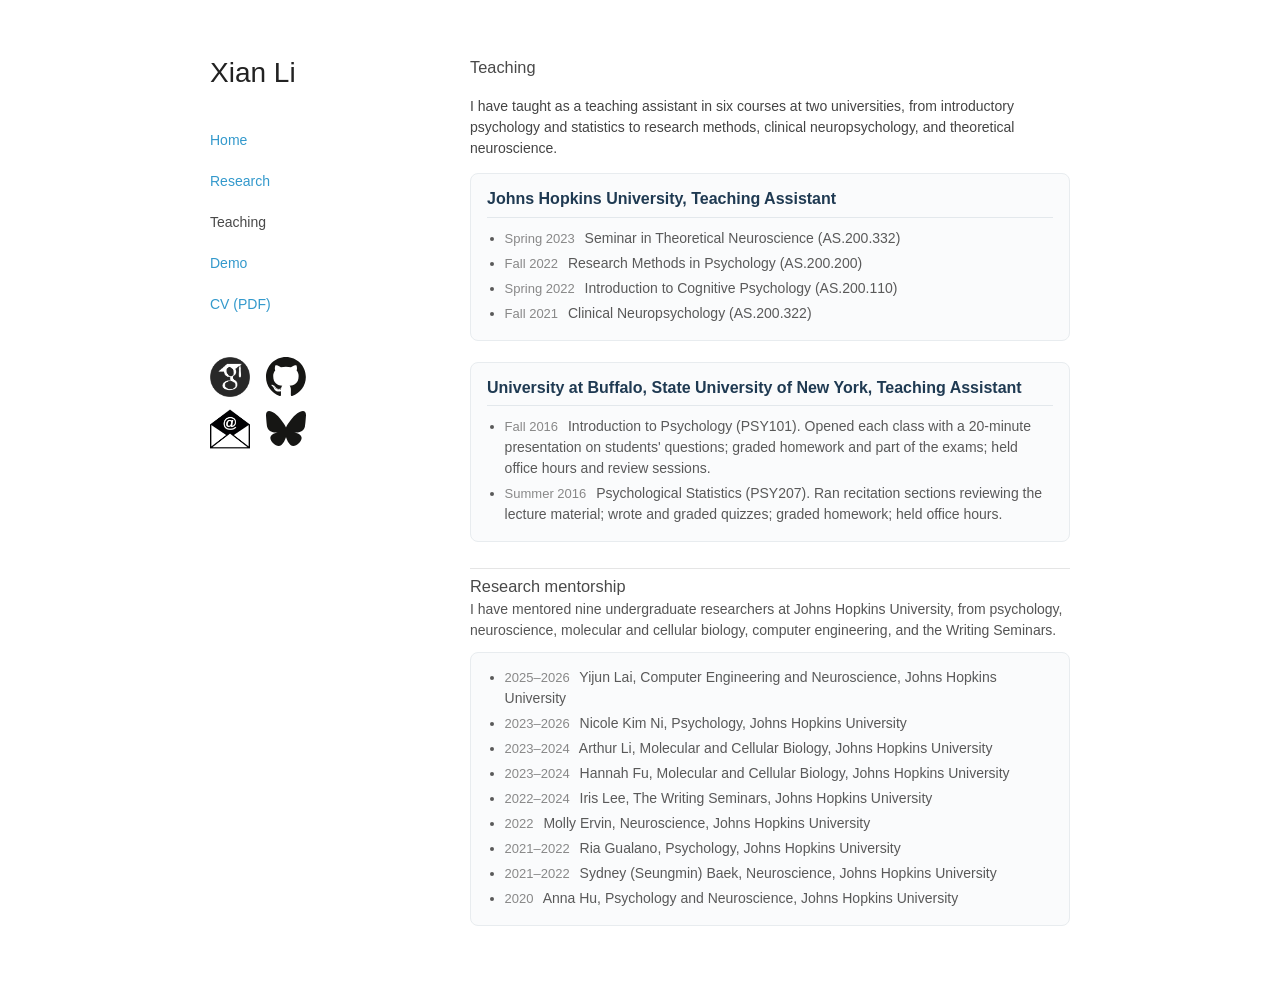
<file: teaching.html>
<!doctype html>
<html lang="en">

<!-- Adapted from Qihong Lu's site (https://github.com/qihongl/qihongl.github.io). -->

<head>
  <meta charset="utf-8">
  <title>Xian Li | Teaching</title>
  <link rel="stylesheet" href="stylesheets/styles.css">
  <meta name="viewport" content="width=device-width">
  <meta name="description" content="Teaching and mentoring by Xian Li: teaching assistant posts at Johns Hopkins University and the University at Buffalo, and undergraduate research mentorship.">
  <link rel="canonical" href="https://xian-li.com/teaching.html">
  <link rel="icon" href="imgs/logo/favicon.svg" type="image/svg+xml">
  <link rel="icon" href="imgs/logo/favicon-48.png" type="image/png" sizes="48x48">
  <link rel="icon" href="imgs/logo/favicon-192.png" type="image/png" sizes="192x192">
  <link rel="apple-touch-icon" href="imgs/logo/apple-touch-icon.png">
  <meta property="og:type" content="website">
  <meta property="og:title" content="Teaching | Xian Li">
  <meta property="og:description" content="Teaching and mentoring by Xian Li: teaching assistant posts at Johns Hopkins University and the University at Buffalo, and undergraduate research mentorship.">
  <meta property="og:url" content="https://xian-li.com/teaching.html">
  <meta property="og:image" content="https://xian-li.com/imgs/me/xian-profile.jpg">
  <meta name="twitter:card" content="summary">
</head>

<body>
  <div class="wrapper">

    <header>
      <h1>Xian Li</h1>
      <br>
      <p class="view"><h4><a href="index.html">Home</a></h4></p>
      <p class="view"><h4><a href="research.html">Research</a></h4></p>
      <p class="view"><h4>Teaching</h4></p>
      <p class="view"><h4><a href="demo.html">Demo</a></h4></p>
      <p class="view"><a href="docs/CV_XianLi_2026-10-13_v13.pdf" target="_blank">CV (PDF)</a></p>
      <br><br>
      <p class="view icon-links">
        <a href="https://scholar.google.com/citations?user=cab6cSQAAAAJ&hl=en&oi=ao" title="Google Scholar">
          <img src="imgs/logo/google-scholar.png" alt="Google Scholar" width="40px"></a>
        <a href="https://github.com/xianNeuro" title="GitHub">
          <img src="imgs/logo/github.svg" alt="GitHub" width="40px"></a>
        <a href="mailto:xianl.cogneuro@gmail.com" title="Email">
          <img src="imgs/logo/email.png" alt="Email" width="40px"></a>
        <a href="https://bsky.app/profile/xianl-explorer.bsky.social" title="Bluesky">
          <img src="imgs/logo/bluesky.svg" alt="Bluesky" width="40px"></a>
      </p>
    </header>

    <section>


      <h3>Teaching</h3>
      <p class="page-lead">
        I have taught as a teaching assistant in six courses at two universities, from introductory psychology and
        statistics to research methods, clinical neuropsychology, and theoretical neuroscience.
      </p>

      <div class="project project-noimg">
        <h4 class="project-title">Johns Hopkins University, Teaching Assistant</h4>
        <ul class="compact">
          <li><span class="when">Spring 2023</span> Seminar in Theoretical Neuroscience (AS.200.332)</li>
          <li><span class="when">Fall 2022</span> Research Methods in Psychology (AS.200.200)</li>
          <li><span class="when">Spring 2022</span> Introduction to Cognitive Psychology (AS.200.110)</li>
          <li><span class="when">Fall 2021</span> Clinical Neuropsychology (AS.200.322)</li>
        </ul>
      </div>

      <div class="project project-noimg">
        <h4 class="project-title">University at Buffalo, State University of New York, Teaching Assistant</h4>
        <ul class="compact">
          <li><span class="when">Fall 2016</span> Introduction to Psychology (PSY101). Opened each class with a
            20-minute presentation on students' questions; graded homework and part of the exams; held office hours
            and review sessions.</li>
          <li><span class="when">Summer 2016</span> Psychological Statistics (PSY207). Ran recitation sections
            reviewing the lecture material; wrote and graded quizzes; graded homework; held office hours.</li>
        </ul>
      </div>


      <div class="branch" id="mentorship">
        <h3>Research mentorship</h3>
        <p class="branch-lead">I have mentored nine undergraduate researchers at Johns Hopkins University, from
          psychology, neuroscience, molecular and cellular biology, computer engineering, and the Writing Seminars.</p>
      </div>

      <div class="project project-noimg">
        <ul class="compact">
          <li><span class="when">2025–2026</span> Yijun Lai, Computer Engineering and Neuroscience, Johns Hopkins University</li>
          <li><span class="when">2023–2026</span> Nicole Kim Ni, Psychology, Johns Hopkins University</li>
          <li><span class="when">2023–2024</span> Arthur Li, Molecular and Cellular Biology, Johns Hopkins University</li>
          <li><span class="when">2023–2024</span> Hannah Fu, Molecular and Cellular Biology, Johns Hopkins University</li>
          <li><span class="when">2022–2024</span> Iris Lee, The Writing Seminars, Johns Hopkins University</li>
          <li><span class="when">2022</span> Molly Ervin, Neuroscience, Johns Hopkins University</li>
          <li><span class="when">2021–2022</span> Ria Gualano, Psychology, Johns Hopkins University</li>
          <li><span class="when">2021–2022</span> Sydney (Seungmin) Baek, Neuroscience, Johns Hopkins University</li>
          <li><span class="when">2020</span> Anna Hu, Psychology and Neuroscience, Johns Hopkins University</li>
        </ul>
      </div>

    </section>

  </div>
  <script src="javascripts/scale.fix.js"></script>
</body>
</html>
</file>
<file: stylesheets/styles.css>
body {
  background-color: #fff;
  padding:50px;
  font: 14px/1.5 -apple-system, BlinkMacSystemFont, "Segoe UI", Roboto, Oxygen, Ubuntu, Cantarell, "Fira Sans", "Droid Sans", "Helvetica Neue", Arial, sans-serif, "Apple Color Emoji", "Segoe UI Emoji", "Segoe UI Symbol";
  color:#595959;
  font-weight:400;
}

h1, h2, h3, h4, h5, h6 {
  color:#222;
  margin:0 0 20px;
}

p, ul, ol, table, pre, dl {
  margin:0 0 0px;
}

h1, h2, h3 {
  line-height:1.1;
}

h1 {
  font-size:28px;
  font-weight: 500;
}

h2 {
  color:#393939;
  font-weight: 500;
}

h3, h4, h5, h6 {
  color:#494949;
  font-weight: 500;
}

a {
  color:#39c;
  text-decoration:none;
}

a:hover {
  color:#069;
}

a small {
  font-size:11px;
  color:#777;
  margin-top:-0.3em;
  display:block;
}

a:hover small {
  color:#777;
}

.wrapper {
  width:860px;
  margin:0 auto;
}


blockquote {
  border-left:1px solid #e5e5e5;
  margin:0;
  padding:0 0 0 20px;
  font-style:italic;
}

code, pre {
  font-family:Monaco, Bitstream Vera Sans Mono, Lucida Console, Terminal, Consolas, Liberation Mono, DejaVu Sans Mono, Courier New, monospace;
  color:#333;
}

pre {
  padding:8px 15px;
  background: #f8f8f8;
  border-radius:5px;
  border:1px solid #e5e5e5;
  overflow-x: auto;
}

table {
  width:100%;
  border-collapse:collapse;
}

th, td {
  text-align:left;
  padding:5px 10px;
  border-bottom:1px solid #e5e5e5;
}

dt {
  color:#444;
  font-weight:500;
}

th {
  color:#444;
}

img {
  max-width:100%;
}

header {
  width:270px;
  float:left;
  position:fixed;
  -webkit-font-smoothing:subpixel-antialiased;
}

header ul {
  list-style:none;
  height:40px;
  padding:0;
  background: #f4f4f4;
  border-radius:5px;
  border:1px solid #e0e0e0;
  width:270px;
}

header li {
  width:89px;
  float:left;
  border-right:1px solid #e0e0e0;
  height:40px;
}

header li:first-child a {
  border-radius:5px 0 0 5px;
}

header li:last-child a {
  border-radius:0 5px 5px 0;
}

header ul a {
  line-height:1;
  font-size:11px;
  color:#999;
  display:block;
  text-align:center;
  padding-top:6px;
  height:34px;
}

header ul a:hover {
  color:#999;
}

header ul a:active {
  background-color:#f0f0f0;
}

strong {
  color:#222;
  font-weight:500;
}

header ul li + li + li {
  border-right:none;
  width:89px;
}

header ul a strong {
  font-size:14px;
  display:block;
  color:#222;
}

section {
  width:600px;
  float:right;
  padding-bottom:50px;
}

small {
  font-size:11px;
}

hr {
  border:0;
  background:#e5e5e5;
  height:1px;
  margin:0 0 20px;
}

footer {
  width:270px;
  float:left;
  position:fixed;
  bottom:50px;
  -webkit-font-smoothing:subpixel-antialiased;
}

@media print, screen and (max-width: 960px) {

  div.wrapper {
    width:auto;
    margin:0;
  }

  header, section, footer {
    float:none;
    position:static;
    width:auto;
  }

  header {
    padding-right:320px;
  }

  section {
    border:1px solid #e5e5e5;
    border-width:1px 0;
    padding:20px 0;
    margin:0 0 20px;
  }

  header a small {
    display:inline;
  }

  header ul {
    position:absolute;
    right:50px;
    top:52px;
  }
}

@media print, screen and (max-width: 720px) {
  body {
    word-wrap:break-word;
  }

  header {
    padding:0;
  }

  header ul, header p.view {
    position:static;
  }

  pre, code {
    word-wrap:normal;
  }
}

@media print, screen and (max-width: 480px) {
  body {
    padding:15px;
  }

  header ul {
    width:99%;
  }

  header li, header ul li + li + li {
    width:33%;
  }
}

@media print {
  body {
    padding:0.4in;
    font-size:12pt;
    color:#444;
  }
}




/* TAB */


body {font-family: "Lato", sans-serif;}

ul.tab {
    list-style-type: none;
    margin: 0;
    padding: 0;
    overflow: hidden;
    background-color: none;
}

/* Float the list items side by side */
ul.tab li {float: left;}

/* Style the links inside the list items */
ul.tab li a {
    display: inline-block;
    color: black;
    text-align: center;
    padding: 14px 16px;
    text-decoration: none;
    transition: 0.3s;
    font-size: 17px;
}

/* Change background color of links on hover */
ul.tab li a:hover {
    background-color: #ddd;
}

/* Create an active/current tablink class */
ul.tab li a:focus, .active {
    background-color: #ccc;
}

/* Style the tab content */
.tabcontent {
    display: none;
    padding: 6px 12px;
    -webkit-animation: fadeEffect 1s;
    animation: fadeEffect 1s;
}

@-webkit-keyframes fadeEffect {
    from {opacity: 0;}
    to {opacity: 1;}
}

@keyframes fadeEffect {
    from {opacity: 0;}
    to {opacity: 1;}
}


.highlight-announcement {
  background: #fffbe6;
  border: 1px solid #ffe58f;
  padding: 1.5rem 1.5rem 1.5rem 2rem;
  border-radius: 10px;
  margin: 2rem auto;
  max-width: 900px;
  /* font-size: 1.1rem; */
  box-shadow: 0 2px 8px rgba(255, 229, 143, 0.15);
} 

/* ---- additions for Xian Li's site (not in the upstream minimal theme) ---- */

.me-pic {
  display: block;
  width: 100%;
  max-width: 240px;
  height: auto;
  margin: 0 auto 1.2rem auto;
  border-radius: 8px;
}

/* research page: project cards (figure on top, or beside the text for .project-side) */
.project {
  margin: 0 0 1.3rem 0;
  padding: 14px 16px 12px 16px;
  background: #fafbfc;
  border: 1px solid #e8ecef;
  border-radius: 8px;
}
.project .project-title {
  margin: 0 0 10px 0;
  font-size: 16px;
  font-weight: 600;
  line-height: 1.4;
  color: #1f3a52;
  padding-bottom: 6px;
  border-bottom: 1px solid #e3e8ec;
}
.project-figure {
  width: -moz-fit-content;
  width: fit-content;
  max-width: 100%;
  margin: 0 auto 10px auto;
  padding: 8px;
  background: #fff;
  border: 1px solid #e5e5e5;
  border-radius: 6px;
  text-align: center;
}
.project-figure img {
  display: inline-block;
  max-width: 100%;
  max-height: 260px;
  width: auto;
  height: auto;
}
.project-figure figcaption {
  margin-top: 6px;
  font-size: 12px;
  line-height: 1.4;
  color: #777;
  text-align: center;
}
.project .project-text { font-size: 14px; line-height: 1.55; }
.project-links { margin-top: 8px; }
.project-links a {
  display: inline-block;
  font-size: 13px;
  padding: 3px 11px;
  margin: 4px 6px 0 0;
  color: #1f5f8b;
  background: #eef5fa;
  border: 1px solid #cfe0ec;
  border-radius: 14px;
  text-decoration: none;
}
.project-links a:hover { background: #dcebf5; color: #0f3f61; }
/* figure beside the text (portrait figures and icons) */
.project-side {
  display: grid;
  grid-template-columns: 180px minmax(0, 1fr);
  grid-column-gap: 16px;
  column-gap: 16px;
  align-items: center;
}
.project-side .project-title { grid-column: 1 / -1; }
.project-side .project-figure { margin-bottom: 0; width: auto; }
.project-side .project-figure-tall img { max-height: none; width: 100%; }
.project-side .project-figure-small { padding: 12px; }
.project-side .project-figure-small img { width: 100%; border-radius: 50%; }
@media print, screen and (max-width: 720px) {
  .project-side { display: block; }
  .project-side .project-figure { margin-bottom: 14px; }
  .project-side .project-figure-tall img { max-width: 70%; }
  .project-side .project-figure-small img { max-width: 160px; }
}

.news-date { color: #999; }

.demo-frame {
  width: 100%;
  height: 560px;
  border: 1px solid #e5e5e5;
  border-radius: 6px;
}
section h4 { margin-top: 1.25rem; }
.project h4 { margin-top: 0; }

/* news hashtags and filter sub-tabs (Home page) */
.news-filters { display: inline-block; margin-left: 8px; }
.news-filter {
  display: inline-block;
  font-size: 12px;
  color: #666;
  background: #f4f4f4;
  border: 1px solid #e0e0e0;
  border-radius: 12px;
  padding: 2px 9px;
  margin: 2px 2px 2px 0;
}
.news-filter:hover { color: #222; background: #eaeaea; }
.news-filter.active { color: #fff; background: #39c; border-color: #39c; }
.news-list { margin-top: 8px; }
.news-item { margin-bottom: 6px; }
.hashtag { font-size: 12px; color: #999; margin-left: 4px; white-space: nowrap; }
.hashtag:hover { color: #39c; }

/* demo restart toolbar */
.demo-toolbar { display: flex; align-items: center; gap: 10px; margin: 0 0 8px 0; }
.demo-restart { font: inherit; font-size: 14px; padding: 5px 12px; border: 1px solid #c9d3dc; border-radius: 4px;
  background: #f4f7f9; color: #1f3a52; cursor: pointer; }
.demo-restart:hover { background: #e6edf2; }
.demo-toolbar-hint { font-size: 13px; color: #888; }
/* research page: branches of the research program */
.branch { margin-top: 1.6rem; padding-top: 0.5rem; border-top: 1px solid #e5e5e5; }
.branch h3 { margin-bottom: 0.25rem; }
.branch .branch-lead { color: #555; margin-bottom: 0.7rem; }
.earlier li { margin-bottom: 0.4rem; }
/* home page: lede question and findings list */
.lede { font-size: 17px; font-weight: 600; color: #1f3a52; line-height: 1.4; margin-bottom: 0.6rem; }
ul.highlights { margin: 0.4rem 0 0 0; padding-left: 1.1rem; }
ul.highlights li { margin-bottom: 0.55rem; line-height: 1.5; }
/* compact lists and leads used on the Teaching and Demo pages */
.page-lead { color: #444; margin-bottom: 0.9rem; }
ul.compact { margin: 0; padding-left: 1.1rem; }
ul.compact li { margin-bottom: 4px; line-height: 1.5; }
ul.compact .when { color: #888; font-size: 13px; margin-right: 6px; white-space: nowrap; }
.project ul.compact { font-size: 14px; }
.demo-note { margin: 10px 0 0 0; font-size: 14px; color: #333; }

/* small app icon inline in a project title (narRaters card) */
.project-title .tool-icon { width: 28px; height: 28px; vertical-align: -7px; margin-right: 6px; border-radius: 6px; }
.project .project-text code { font-size: 12.5px; }
.news-more { display: inline-block; margin-top: 6px; font-size: 13px; }

/* sidebar icon links: two columns */
header p.icon-links { display: grid; grid-template-columns: repeat(2, 40px); gap: 12px 16px; margin: 0; }
header p.icon-links a { display: block; line-height: 0; }
header p.icon-links img { width: 40px; height: 40px; object-fit: contain; display: block; }
@media print, screen and (max-width: 720px) { header p.icon-links { grid-template-columns: repeat(4, 40px); } }

/* Home: photo on the left, key questions and quick links on the right (layout idea from gabrielkp.com) */
.hero { display: grid; grid-template-columns: 200px 1fr; column-gap: 26px; align-items: center;
        margin: 0 0 1.4rem 0; padding-bottom: 1.3rem; border-bottom: 1px solid #e5e5e5; }
.hero-pic { width: 200px; height: 200px; object-fit: cover; border-radius: 8px; display: block; }
.hero-text p { margin: 0; }
.hero-question { font-size: 21px; line-height: 1.3; font-weight: 600; color: #1f3b5c; }
.hero-text p.hero-role { margin-top: 5px; font-size: 13.5px; color: #777; }
ul.hero-questions { list-style: none; margin: 12px 0 0 0; padding: 0; }
ul.hero-questions li { margin: 0 0 5px 0; padding-left: 12px; border-left: 3px solid #d5dee8; font-size: 14px; line-height: 1.4; }
ul.hero-questions li a { color: #444; font-weight: 400; }
ul.hero-questions li a b { color: #1f3b5c; }
ul.hero-questions li a:hover { color: #069; }
.hero-text p.hero-links { margin-top: 13px; display: flex; flex-wrap: wrap; gap: 6px 6px; }
.hero-links a { font-size: 12.5px; padding: 3px 10px; border: 1px solid #cfdbe8; border-radius: 999px; background: #f2f6fa; color: #1f3b5c; font-weight: 400; white-space: nowrap; }
.hero-links a:hover { background: #e3edf6; color: #069; }
@media print, screen and (max-width: 720px) {
  .hero { grid-template-columns: 1fr; row-gap: 14px; justify-items: center; }
  .hero-text { width: 100%; }
}
</file>
